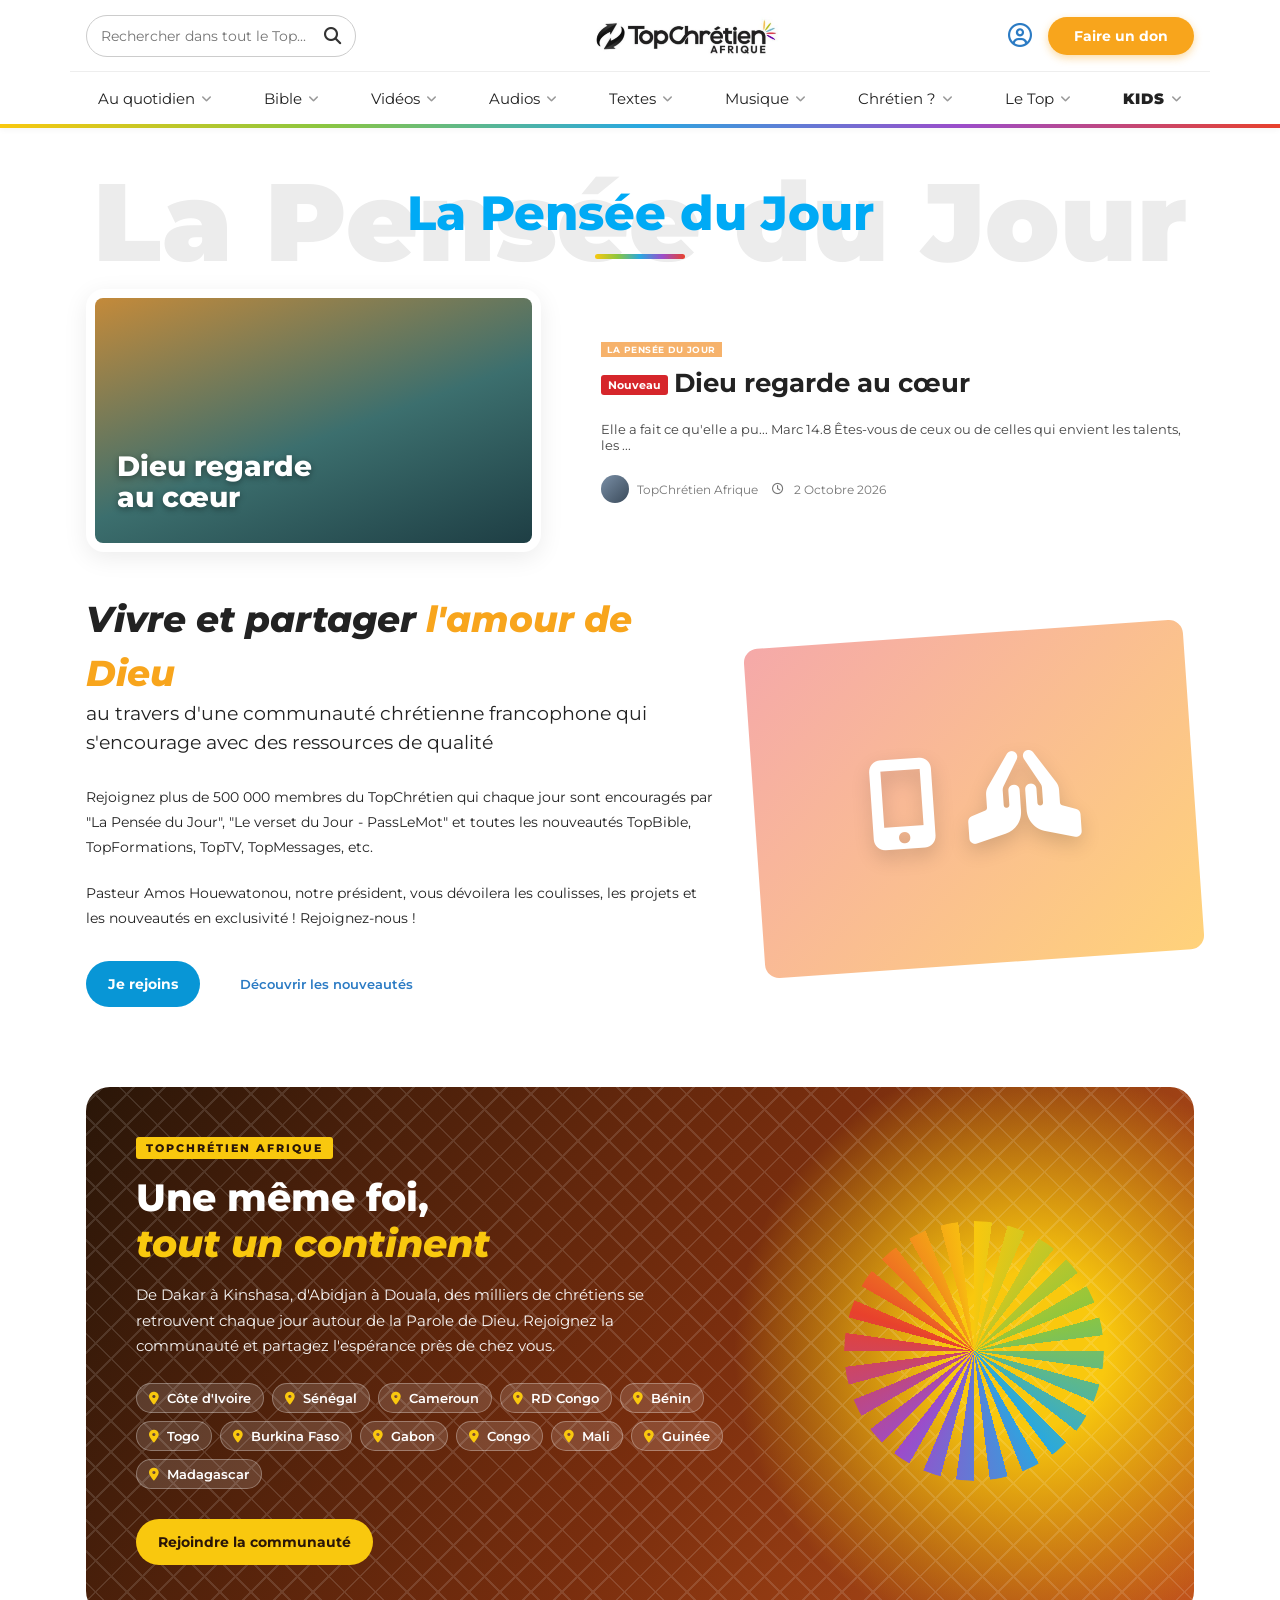
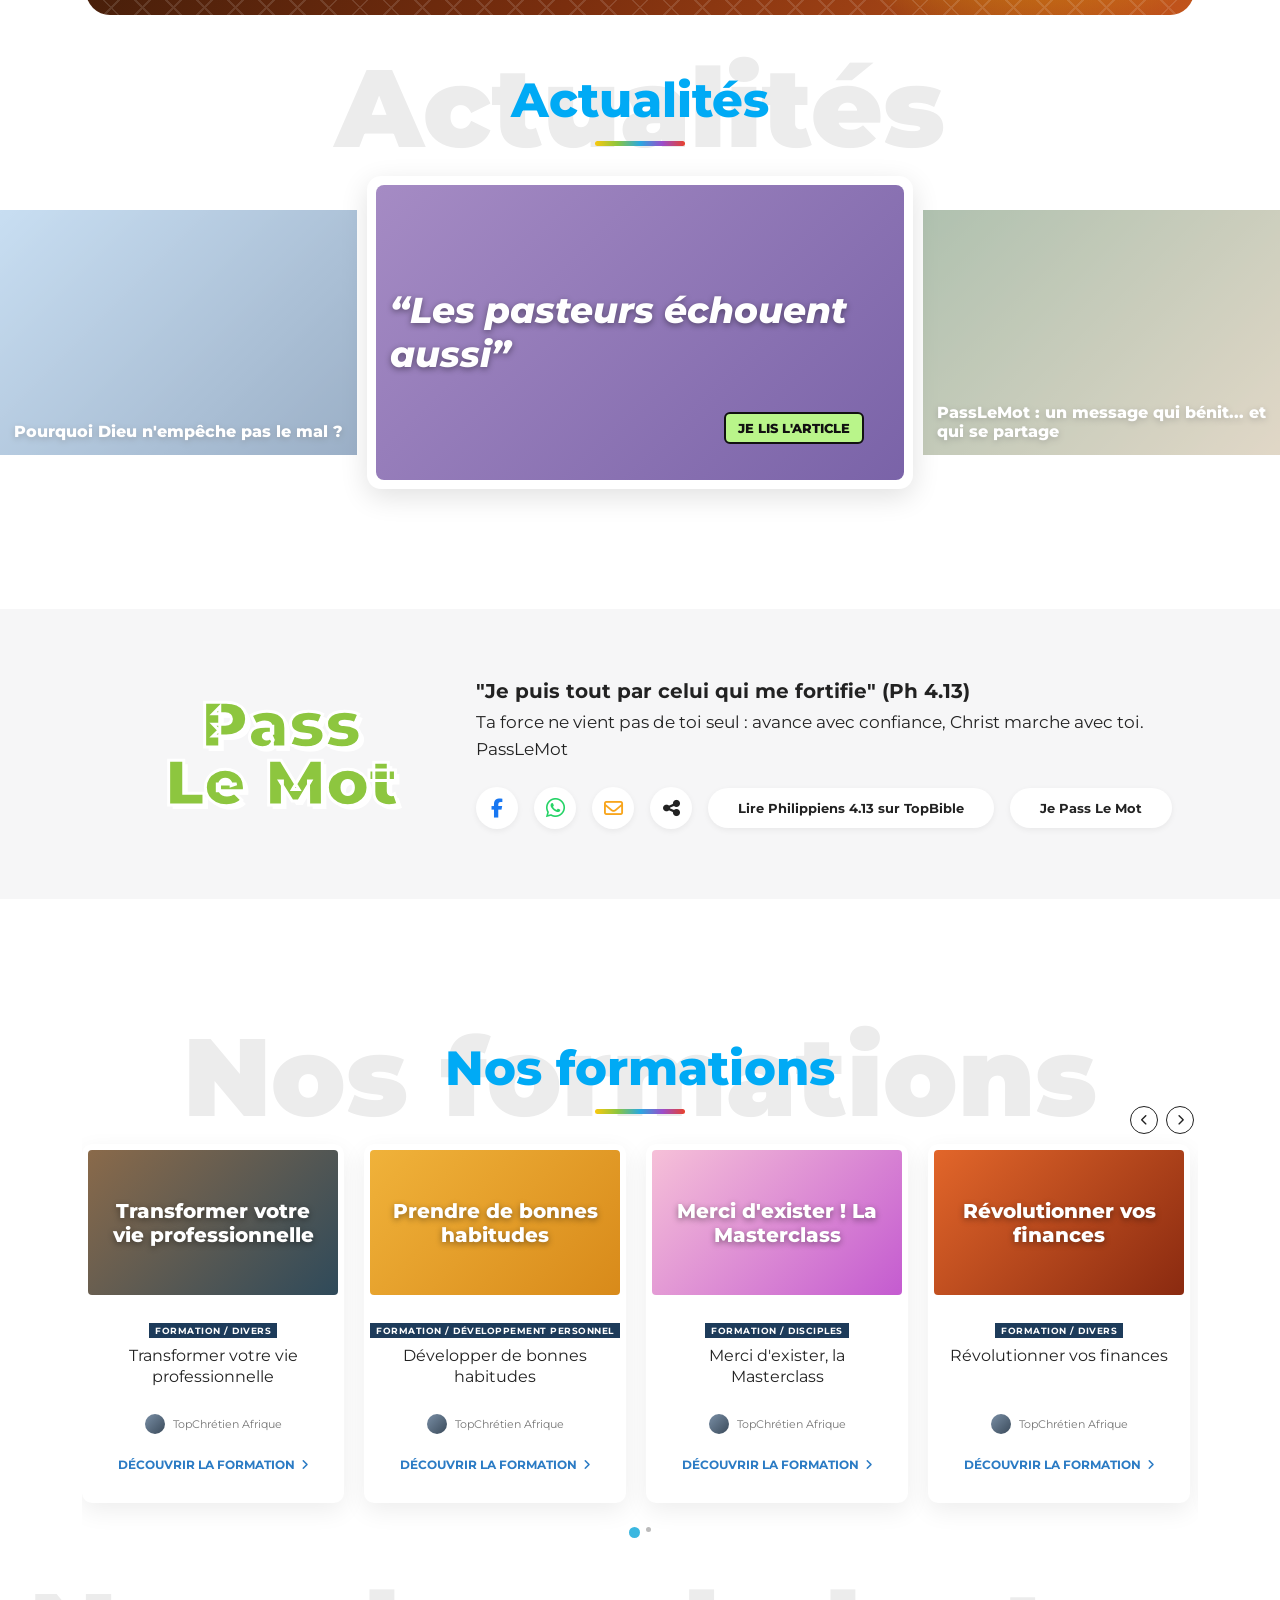
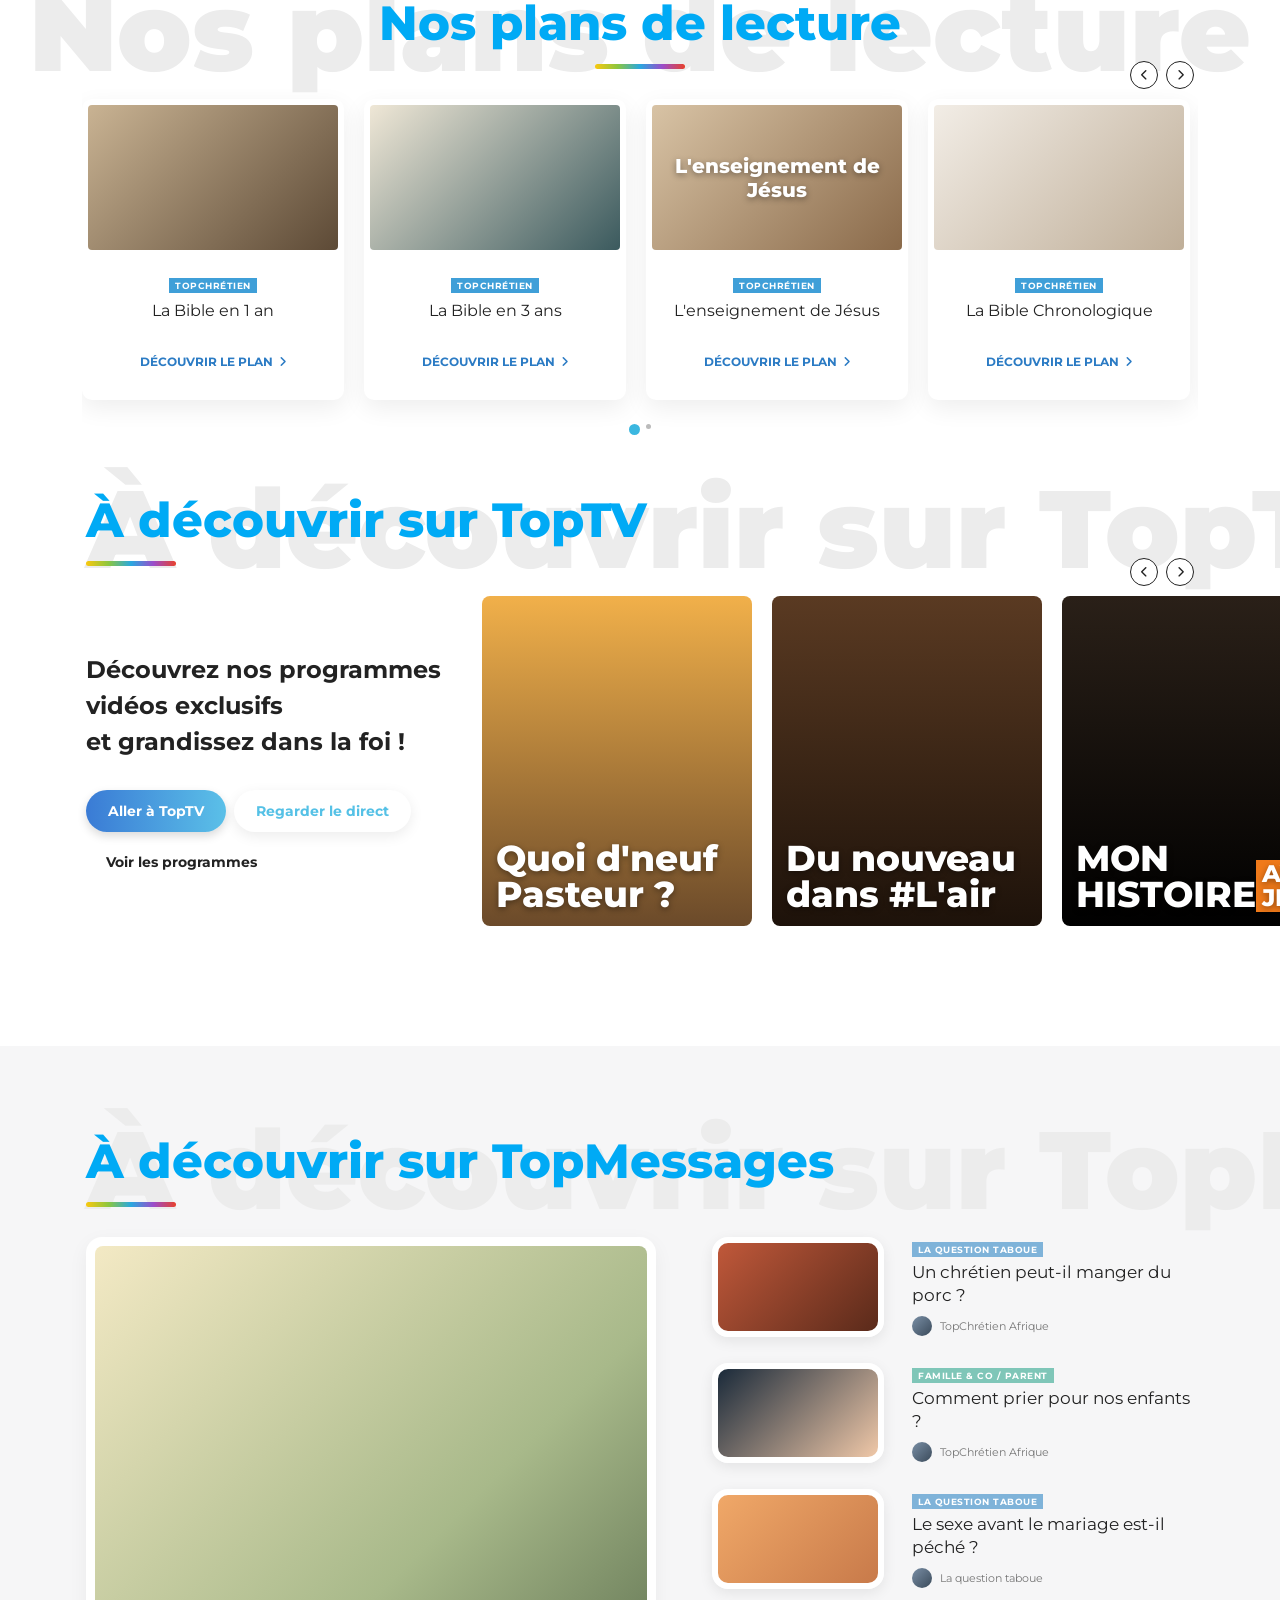
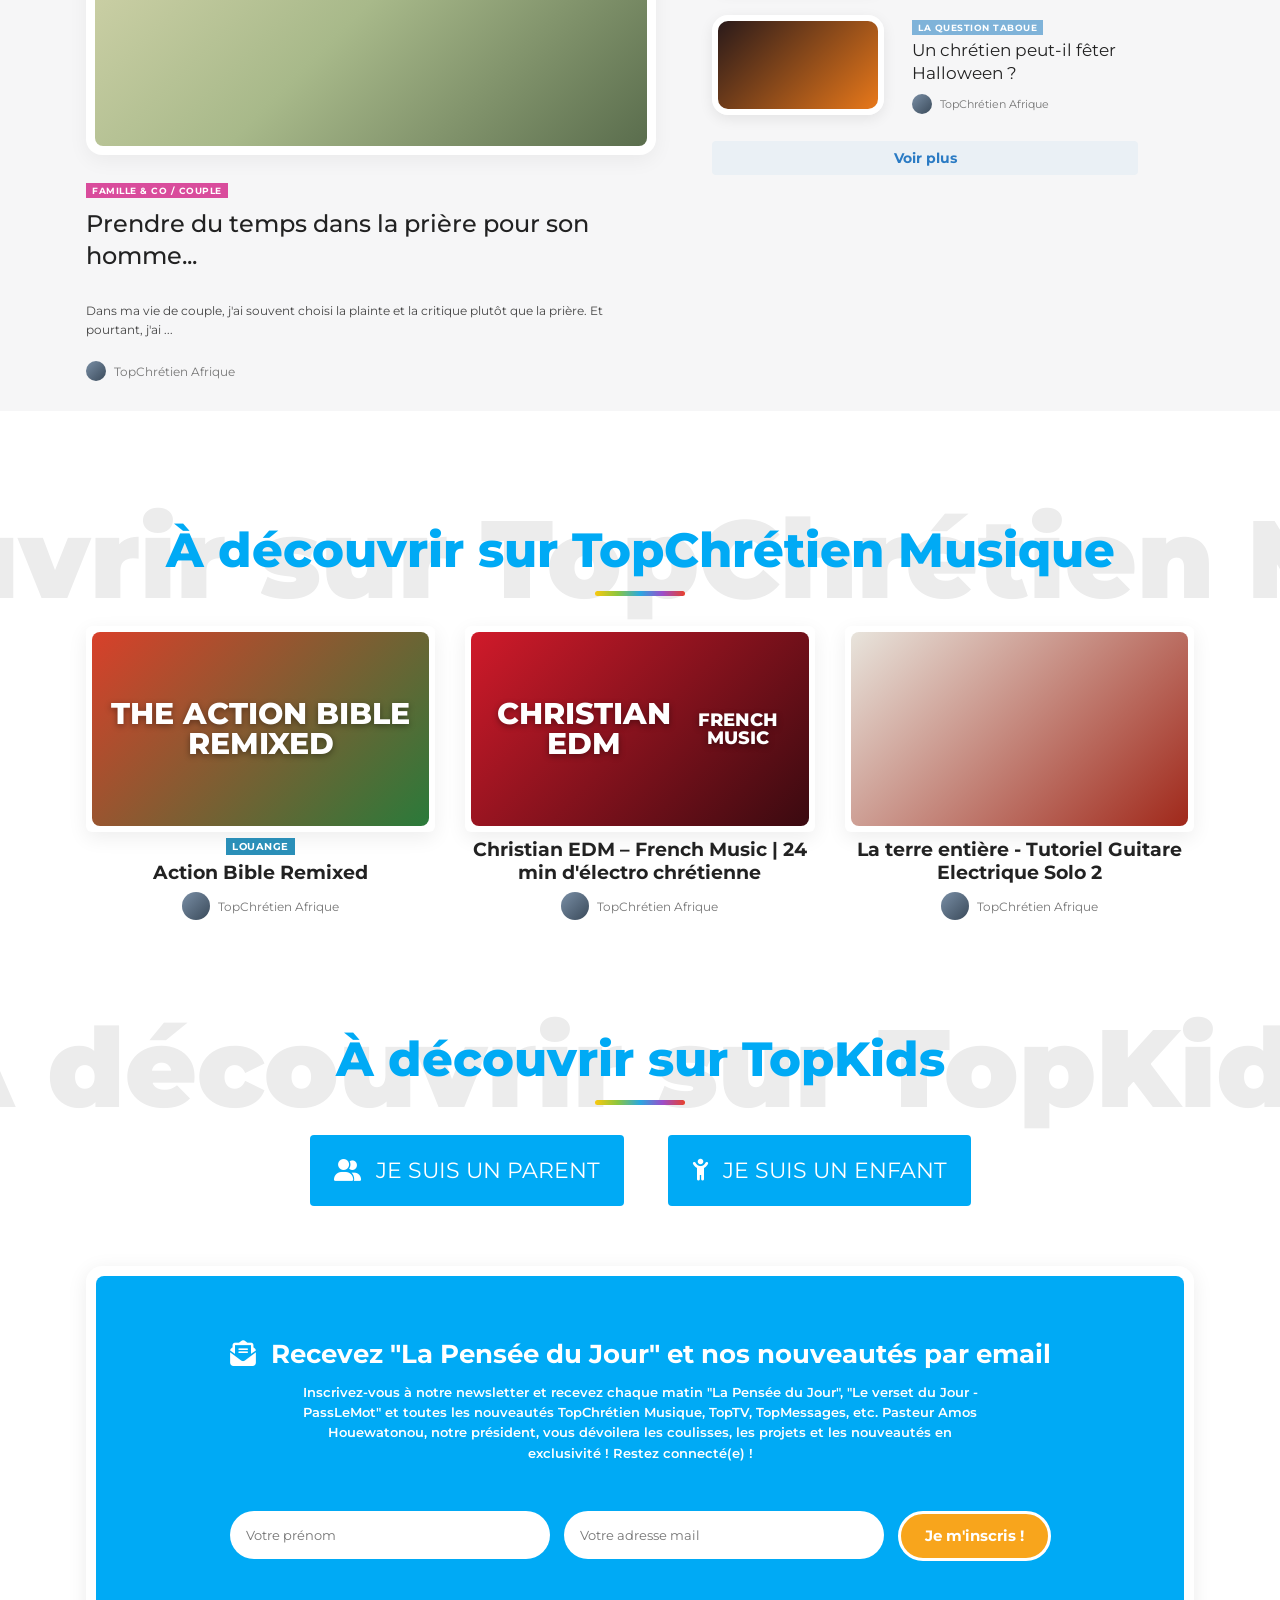
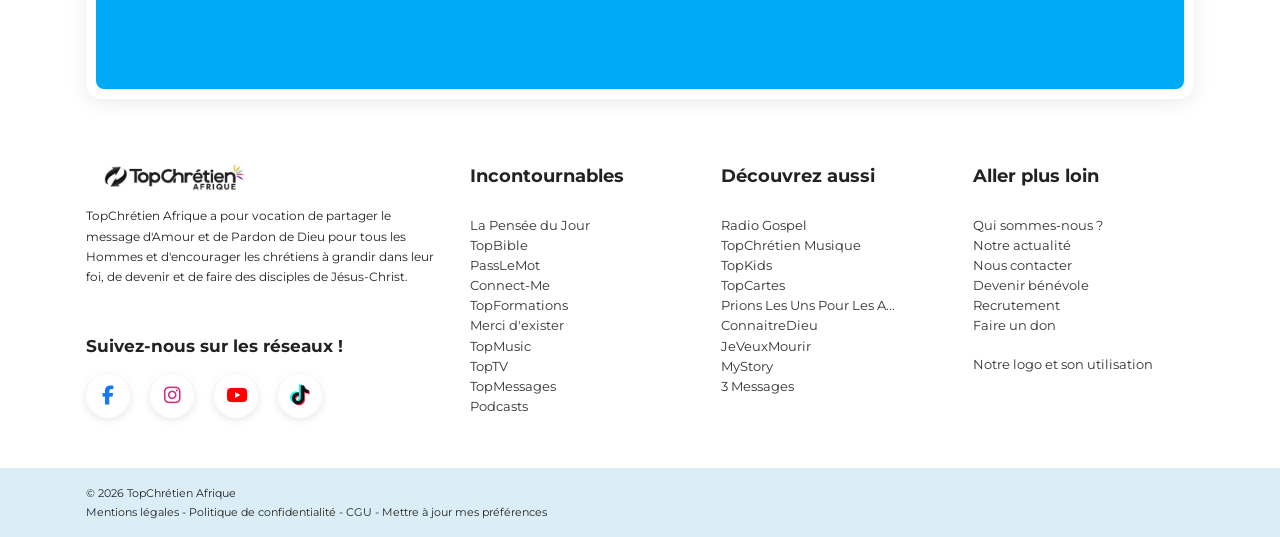
<file: index.html>
<!doctype html>
<html lang="fr">
<head>
<meta charset="utf-8">
<meta name="viewport" content="width=device-width, initial-scale=1">
<title>TopChrétien Afrique – Accueil</title>
<link rel="preconnect" href="https://fonts.googleapis.com">
<link href="https://fonts.googleapis.com/css2?family=Montserrat:ital,wght@0,400;0,500;0,600;0,700;0,800;0,900;1,800&display=swap" rel="stylesheet">
<link rel="stylesheet" href="https://cdnjs.cloudflare.com/ajax/libs/font-awesome/6.5.2/css/all.min.css" crossorigin="anonymous" referrerpolicy="no-referrer">
<link rel="stylesheet" href="style.css">
</head>
<body>

<!-- ================= HEADER ================= -->
<header>
  <div class="container top-bar">
    <div class="search"><input type="search" placeholder="Rechercher dans tout le Top..." aria-label="Rechercher"><i class="fa-solid fa-magnifying-glass" aria-hidden="true"></i></div>
    <a href="index.html" class="logo"><img src="logo-topchretien-afrique.jpg" alt="TopChrétien Afrique"></a>
    <div class="right"><button class="user-btn" aria-label="Espace membre"><i class="fa-regular fa-circle-user" aria-hidden="true"></i></button><a href="le-top.html#s6" class="btn-don">Faire un don</a></div>
  </div>
  <nav>
    <ul>
      <li><a href="au-quotidien.html">Au quotidien</a></li><li><a href="bible.html">Bible</a></li><li><a href="videos.html">Vidéos</a></li><li><a href="audios.html">Audios</a></li><li><a href="textes.html">Textes</a></li>
      <li><a href="musique.html">Musique</a></li><li><a href="chretien.html">Chrétien ?</a></li><li><a href="le-top.html">Le Top</a></li><li class="kids"><a href="kids.html">KIDS</a></li>
    </ul>
  </nav>
  <div class="rays" aria-hidden="true"></div>
</header>

<main>
<!-- ================= PENSÉE DU JOUR ================= -->
<div class="container">
  <div class="sec-title" id="pensee"><span class="ghost">La Pensée du Jour</span><h2>La Pensée du Jour</h2></div>
  <div class="pensee">
    <div class="card">
      <div class="ph">Dieu regarde<br>au cœur</div>
    </div>
    <div>
      <span class="tag">La pensée du jour</span>
      <h3><span class="badge-new">Nouveau</span>Dieu regarde au cœur</h3>
      <p>Elle a fait ce qu'elle a pu... Marc 14.8 Êtes-vous de ceux ou de celles qui envient les talents, les ...</p>
      <div class="author"><span class="avatar"></span>TopChrétien Afrique <i class="fa-regular fa-clock" aria-hidden="true"></i> 2 Octobre 2026</div>
    </div>
  </div>

  <!-- ================= VIVRE ET PARTAGER ================= -->
  <div class="amour">
    <div>
      <h2>Vivre et partager <em>l'amour de Dieu</em></h2>
      <div class="lead">au travers d'une communauté chrétienne francophone qui s'encourage avec des ressources de qualité</div>
      <p>Rejoignez plus de 500 000 membres du TopChrétien qui chaque jour sont encouragés par "La Pensée du Jour", "Le verset du Jour - PassLeMot" et toutes les nouveautés TopBible, TopFormations, TopTV, TopMessages, etc.</p>
      <p>Pasteur Amos Houewatonou, notre président, vous dévoilera les coulisses, les projets et les nouveautés en exclusivité ! Rejoignez-nous !</p>
      <div class="actions"><a href="#newsletter" class="btn-blue">Je rejoins</a><a href="textes.html" class="link-blue">Découvrir les nouveautés</a></div>
    </div>
    <div class="illu"><i class="fa-solid fa-mobile-screen-button" aria-hidden="true"></i><i class="fa-solid fa-hands-praying" aria-hidden="true"></i></div>
  </div>


  <!-- ================= AFRIQUE ================= -->
  <section class="afrique" id="afrique">
    <div class="afrique-txt">
      <span class="afrique-kicker">TopChrétien Afrique</span>
      <h2>Une même foi,<br><em>tout un continent</em></h2>
      <p>De Dakar à Kinshasa, d'Abidjan à Douala, des milliers de chrétiens se retrouvent chaque jour autour de la Parole de Dieu. Rejoignez la communauté et partagez l'espérance près de chez vous.</p>
      <div class="pays">
        <span><i class="fa-solid fa-location-dot" aria-hidden="true"></i> Côte d'Ivoire</span><span><i class="fa-solid fa-location-dot" aria-hidden="true"></i> Sénégal</span><span><i class="fa-solid fa-location-dot" aria-hidden="true"></i> Cameroun</span><span><i class="fa-solid fa-location-dot" aria-hidden="true"></i> RD Congo</span>
        <span><i class="fa-solid fa-location-dot" aria-hidden="true"></i> Bénin</span><span><i class="fa-solid fa-location-dot" aria-hidden="true"></i> Togo</span><span><i class="fa-solid fa-location-dot" aria-hidden="true"></i> Burkina Faso</span><span><i class="fa-solid fa-location-dot" aria-hidden="true"></i> Gabon</span>
        <span><i class="fa-solid fa-location-dot" aria-hidden="true"></i> Congo</span><span><i class="fa-solid fa-location-dot" aria-hidden="true"></i> Mali</span><span><i class="fa-solid fa-location-dot" aria-hidden="true"></i> Guinée</span><span><i class="fa-solid fa-location-dot" aria-hidden="true"></i> Madagascar</span>
      </div>
      <a href="le-top.html" class="btn-blue">Rejoindre la communauté</a>
    </div>
    <div class="afrique-sun" aria-hidden="true"><span><i class="fa-solid fa-cross" aria-hidden="true"></i></span></div>
  </section>

  <!-- ================= ACTUALITÉS ================= -->
  <div class="sec-title" id="actualites"><span class="ghost">Actualités</span><h2>Actualités</h2></div>
</div>
<div class="actus">
  <div class="ph side" style="background:linear-gradient(135deg,#9cc4e8,#4a6f99)">Pourquoi Dieu n'empêche pas le mal ?</div>
  <div class="main"><div class="ph">“Les pasteurs échouent aussi”<span class="chip">JE LIS L'ARTICLE</span></div></div>
  <div class="ph side" style="background:linear-gradient(135deg,#6f8f6f,#c9b89a)">PassLeMot : un message qui bénit... et qui se partage</div>
</div>

<!-- ================= PASS LE MOT ================= -->
<section class="passlemot">
  <div class="container">
    <div class="plm-logo">Pass<br>Le Mot</div>
    <div>
      <h3>"Elle a fait ce qu'elle a pu" (Mc 14.8)</h3>
      <p>Tu n'as pas besoin de faire plus que les autres. Donne simplement à Dieu le meilleur de toi-meme. PassLeMot</p>
      <div class="share">
        <span class="ic"><i class="fa-brands fa-facebook-f" aria-hidden="true"></i></span><span class="ic"><i class="fa-brands fa-whatsapp" aria-hidden="true"></i></span><span class="ic"><i class="fa-regular fa-envelope" aria-hidden="true"></i></span><span class="ic"><i class="fa-solid fa-share-nodes" aria-hidden="true"></i></span>
        <a href="#" class="pill">Lire Marc 14.8 sur TopBible</a><a href="#" class="pill">Je Pass Le Mot</a>
      </div>
    </div>
  </div>
</section>

<div class="container">
  <!-- ================= FORMATIONS ================= -->
  <div class="sec-title" id="formations" style="margin-top:140px"><span class="ghost">Nos formations</span><h2>Nos formations</h2>
    <div class="slider-nav"><span><i class="fa-solid fa-chevron-left" aria-hidden="true"></i></span><span><i class="fa-solid fa-chevron-right" aria-hidden="true"></i></span></div></div>
  <div class="cards">
    <div class="c"><div class="ph" style="background:linear-gradient(135deg,#8a6a4a,#2f4a5a)">Transformer votre vie professionnelle</div>
      <span class="tag">Formation / Divers</span><h4>Transformer votre vie professionnelle</h4>
      <div class="who"><span class="avatar sm"></span>TopChrétien Afrique</div><a href="videos.html#s5" class="more">Découvrir la formation</a></div>
    <div class="c"><div class="ph" style="background:linear-gradient(135deg,#f0b23a,#d88a1a)">Prendre de bonnes habitudes</div>
      <span class="tag">Formation / Développement personnel</span><h4>Développer de bonnes habitudes</h4>
      <div class="who"><span class="avatar sm"></span>TopChrétien Afrique</div><a href="videos.html#s5" class="more">Découvrir la formation</a></div>
    <div class="c"><div class="ph" style="background:linear-gradient(135deg,#f6c0d8,#c45bd0)">Merci d'exister ! La Masterclass</div>
      <span class="tag">Formation / Disciples</span><h4>Merci d'exister, la Masterclass</h4>
      <div class="who"><span class="avatar sm"></span>TopChrétien Afrique</div><a href="videos.html#s5" class="more">Découvrir la formation</a></div>
    <div class="c"><div class="ph" style="background:linear-gradient(135deg,#e2662a,#8a2a10)">Révolutionner vos finances</div>
      <span class="tag">Formation / Divers</span><h4>Révolutionner vos finances</h4>
      <div class="who"><span class="avatar sm"></span>TopChrétien Afrique</div><a href="videos.html#s5" class="more">Découvrir la formation</a></div>
  </div>
  <div class="dots"><i></i><i></i><i></i></div>

  <!-- ================= PLANS DE LECTURE ================= -->
  <div class="sec-title" id="plans"><span class="ghost">Nos plans de lecture</span><h2>Nos plans de lecture</h2>
    <div class="slider-nav"><span><i class="fa-solid fa-chevron-left" aria-hidden="true"></i></span><span><i class="fa-solid fa-chevron-right" aria-hidden="true"></i></span></div></div>
  <div class="cards plans">
    <div class="c"><div class="ph" style="background:linear-gradient(135deg,#c9b393,#5d4a36)"></div>
      <span class="tag">TopChrétien</span><h4>La Bible en 1 an</h4><a href="bible.html#s6" class="more">Découvrir le plan</a></div>
    <div class="c"><div class="ph" style="background:linear-gradient(135deg,#efe7d6,#3b5a5e)"></div>
      <span class="tag">TopChrétien</span><h4>La Bible en 3 ans</h4><a href="bible.html#s6" class="more">Découvrir le plan</a></div>
    <div class="c"><div class="ph" style="background:linear-gradient(135deg,#d8c3a5,#8a6a4a)">L'enseignement de Jésus</div>
      <span class="tag">TopChrétien</span><h4>L'enseignement de Jésus</h4><a href="bible.html#s6" class="more">Découvrir le plan</a></div>
    <div class="c"><div class="ph" style="background:linear-gradient(135deg,#f2ede6,#bfae98)"></div>
      <span class="tag">TopChrétien</span><h4>La Bible Chronologique</h4><a href="bible.html#s6" class="more">Découvrir le plan</a></div>
  </div>
  <div class="dots"><i></i><i></i><i></i></div>

  <!-- ================= TOPTV ================= -->
  <div class="sec-title left" id="toptv"><span class="ghost">À découvrir sur TopTV</span><h2>À découvrir sur TopTV</h2>
    <div class="slider-nav"><span><i class="fa-solid fa-chevron-left" aria-hidden="true"></i></span><span><i class="fa-solid fa-chevron-right" aria-hidden="true"></i></span></div></div>
  <div class="toptv">
    <div>
      <h3>Découvrez nos programmes vidéos exclusifs<br>et grandissez dans la foi !</h3>
      <div class="btns"><a href="videos.html#s1" class="btn-grad">Aller à TopTV</a><a href="videos.html#s6" class="btn-white">Regarder le direct</a></div>
      <a href="videos.html" class="voir">Voir les programmes</a>
    </div>
    <div class="tv-row">
      <div class="ph" style="background:linear-gradient(180deg,#f1b04a,#6b4a2a)">Quoi d'neuf Pasteur ?</div>
      <div class="ph" style="background:linear-gradient(180deg,#5a3a22,#1d120a)">Du nouveau dans #L'air</div>
      <div class="ph" style="background:linear-gradient(180deg,#2a2018,#000)">MON HISTOIRE<br><span style="background:#f07a1a;font-size:24px;padding:2px 6px">AVEC JÉSUS</span></div>
    </div>
  </div>
</div>

<!-- ================= TOPMESSAGES ================= -->
<section class="topmsg">
  <div class="container">
    <div class="sec-title left" id="topmessages"><span class="ghost">À découvrir sur TopMessages</span><h2>À découvrir sur TopMessages</h2></div>
    <div class="msg-grid">
      <div class="msg-main">
        <div class="frame"><div class="ph"></div></div>
        <span class="tag">Famille &amp; Co / Couple</span>
        <h3>Prendre du temps dans la prière pour son homme...</h3>
        <p>Dans ma vie de couple, j'ai souvent choisi la plainte et la critique plutôt que la prière. Et pourtant, j'ai ...</p>
        <div class="author"><span class="avatar sm"></span>TopChrétien Afrique</div>
      </div>
      <div class="msg-list">
        <div class="msg-item"><div class="ph" style="background:linear-gradient(135deg,#c0583a,#5a2a1a)"></div>
          <div><span class="tag">La question taboue</span><h4>Un chrétien peut-il manger du porc ?</h4><div class="author"><span class="avatar sm"></span>TopChrétien Afrique</div></div></div>
        <div class="msg-item"><div class="ph" style="background:linear-gradient(135deg,#1a2a3a,#f0c8a8)"></div>
          <div><span class="tag fam">Famille &amp; Co / Parent</span><h4>Comment prier pour nos enfants ?</h4><div class="author"><span class="avatar sm"></span>TopChrétien Afrique</div></div></div>
        <div class="msg-item"><div class="ph" style="background:linear-gradient(135deg,#f0a868,#c87a4a)"></div>
          <div><span class="tag">La question taboue</span><h4>Le sexe avant le mariage est-il péché ?</h4><div class="author"><span class="avatar sm"></span>La question taboue</div></div></div>
        <div class="msg-item"><div class="ph" style="background:linear-gradient(135deg,#2a1a1a,#e8781a)"></div>
          <div><span class="tag">La question taboue</span><h4>Un chrétien peut-il fêter Halloween ?</h4><div class="author"><span class="avatar sm"></span>TopChrétien Afrique</div></div></div>
        <a href="textes.html#s1" class="voir-plus">Voir plus</a>
      </div>
    </div>
  </div>
</section>

<div class="container">
  <!-- ================= MUSIQUE ================= -->
  <div class="sec-title" id="musique" style="margin-top:110px"><span class="ghost">À découvrir sur TopChrétien Musique</span><h2>À découvrir sur TopChrétien Musique</h2></div>
  <div class="music">
    <div><div class="frame"><div class="ph" style="background:linear-gradient(135deg,#d8402a,#2a7a3a)">THE ACTION BIBLE REMIXED</div></div>
      <span class="tag">Louange</span><h4>Action Bible Remixed</h4><div class="who"><span class="avatar"></span>TopChrétien Afrique</div></div>
    <div><div class="frame"><div class="ph" style="background:linear-gradient(135deg,#d01a2a,#3a0a10)">CHRISTIAN EDM<br><small style="font-size:18px">FRENCH MUSIC</small></div></div>
      <h4>Christian EDM – French Music | 24 min d'électro chrétienne</h4><div class="who"><span class="avatar"></span>TopChrétien Afrique</div></div>
    <div><div class="frame"><div class="ph" style="background:linear-gradient(135deg,#e8e4dc,#a0281a)"></div></div>
      <h4>La terre entière - Tutoriel Guitare Electrique Solo 2</h4><div class="who"><span class="avatar"></span>TopChrétien Afrique</div></div>
  </div>

  <!-- ================= TOPKIDS ================= -->
  <div class="sec-title" id="topkids" style="margin-top:110px"><span class="ghost">À découvrir sur TopKids</span><h2>À découvrir sur TopKids</h2></div>
  <div class="kids-btns"><a href="kids.html#s1"><i class="fa-solid fa-user-group" aria-hidden="true"></i> JE SUIS UN PARENT</a><a href="kids.html#s2"><i class="fa-solid fa-child-reaching" aria-hidden="true"></i> JE SUIS UN ENFANT</a></div>

  <!-- ================= NEWSLETTER ================= -->
  <div class="news" id="newsletter"><div class="news-in">
    <h3><i class="fa-solid fa-envelope-open-text" aria-hidden="true"></i> Recevez "La Pensée du Jour" et nos nouveautés par email</h3>
    <p>Inscrivez-vous à notre newsletter et recevez chaque matin "La Pensée du Jour", "Le verset du Jour - PassLeMot" et toutes les nouveautés TopChrétien Musique, TopTV, TopMessages, etc. Pasteur Amos Houewatonou, notre président, vous dévoilera les coulisses, les projets et les nouveautés en exclusivité ! Restez connecté(e) !</p>
    <form class="news-form" novalidate><input name="prenom" placeholder="Votre prénom" autocomplete="given-name"><input name="email" type="email" placeholder="Votre adresse mail" autocomplete="email"><button type="submit">Je m'inscris !</button></form>
    <p class="news-msg" role="status"></p>
  </div></div>
</div>
</main>

<!-- ================= FOOTER ================= -->
<footer>
  <div class="container foot">
    <div>
      <div class="about"><img class="foot-logo" src="logo-topchretien-afrique.jpg" alt="TopChrétien Afrique"><p>TopChrétien Afrique a pour vocation de partager le message d'Amour et de Pardon de Dieu pour tous les Hommes et d'encourager les chrétiens à grandir dans leur foi, de devenir et de faire des disciples de Jésus-Christ.</p></div>
      <div class="social"><h5>Suivez-nous sur les réseaux !</h5>
        <div class="ics"><a href="#" aria-label="Facebook" class="soc-facebook"><i class="fa-brands fa-facebook-f" aria-hidden="true"></i></a><a href="#" aria-label="Instagram" class="soc-instagram"><i class="fa-brands fa-instagram" aria-hidden="true"></i></a><a href="#" aria-label="YouTube" class="soc-youtube"><i class="fa-brands fa-youtube" aria-hidden="true"></i></a><a href="#" aria-label="TikTok" class="soc-tiktok"><i class="fa-brands fa-tiktok" aria-hidden="true"></i></a></div></div>
    </div>
    <div><h5>Incontournables</h5><ul>
      <li><a href="au-quotidien.html#s1">La Pensée du Jour</a></li><li><a href="bible.html#s1">TopBible</a></li><li><a href="au-quotidien.html#s2">PassLeMot</a></li><li><a href="au-quotidien.html#s3">Connect-Me</a></li><li><a href="videos.html#s5">TopFormations</a></li><li><a href="videos.html#s5">Merci d'exister</a></li><li><a href="musique.html">TopMusic</a></li><li><a href="videos.html#s1">TopTV</a></li><li><a href="textes.html#s1">TopMessages</a></li><li><a href="audios.html#s2">Podcasts</a></li></ul></div>
    <div><h5>Découvrez aussi</h5><ul>
      <li><a href="audios.html#s1">Radio Gospel</a></li><li><a href="musique.html#s1">TopChrétien Musique</a></li><li><a href="kids.html">TopKids</a></li><li><a href="au-quotidien.html#s5">TopCartes</a></li><li><a href="au-quotidien.html#s4">Prions Les Uns Pour Les A...</a></li><li><a href="chretien.html#s1">ConnaitreDieu</a></li><li><a href="chretien.html#s4">JeVeuxMourir</a></li><li><a href="chretien.html#s3">MyStory</a></li><li><a href="chretien.html#s2">3 Messages</a></li></ul></div>
    <div><h5>Aller plus loin</h5><ul>
      <li><a href="le-top.html#s1">Qui sommes-nous ?</a></li><li><a href="le-top.html#s2">Notre actualité</a></li><li><a href="le-top.html#s3">Nous contacter</a></li><li><a href="le-top.html#s4">Devenir bénévole</a></li><li><a href="le-top.html#s5">Recrutement</a></li><li><a href="le-top.html#s6">Faire un don</a></li><li class="sep"><a href="le-top.html#s1">Notre logo et son utilisation</a></li></ul></div>
  </div>
  <div class="bottom"><div class="container">
    <div>© <span data-year>2026</span> TopChrétien Afrique<br>Mentions légales - Politique de confidentialité - CGU - Mettre à jour mes préférences</div>
  </div></div>
</footer>
<script src="script.js" defer></script>
</body>
</html>
</file>
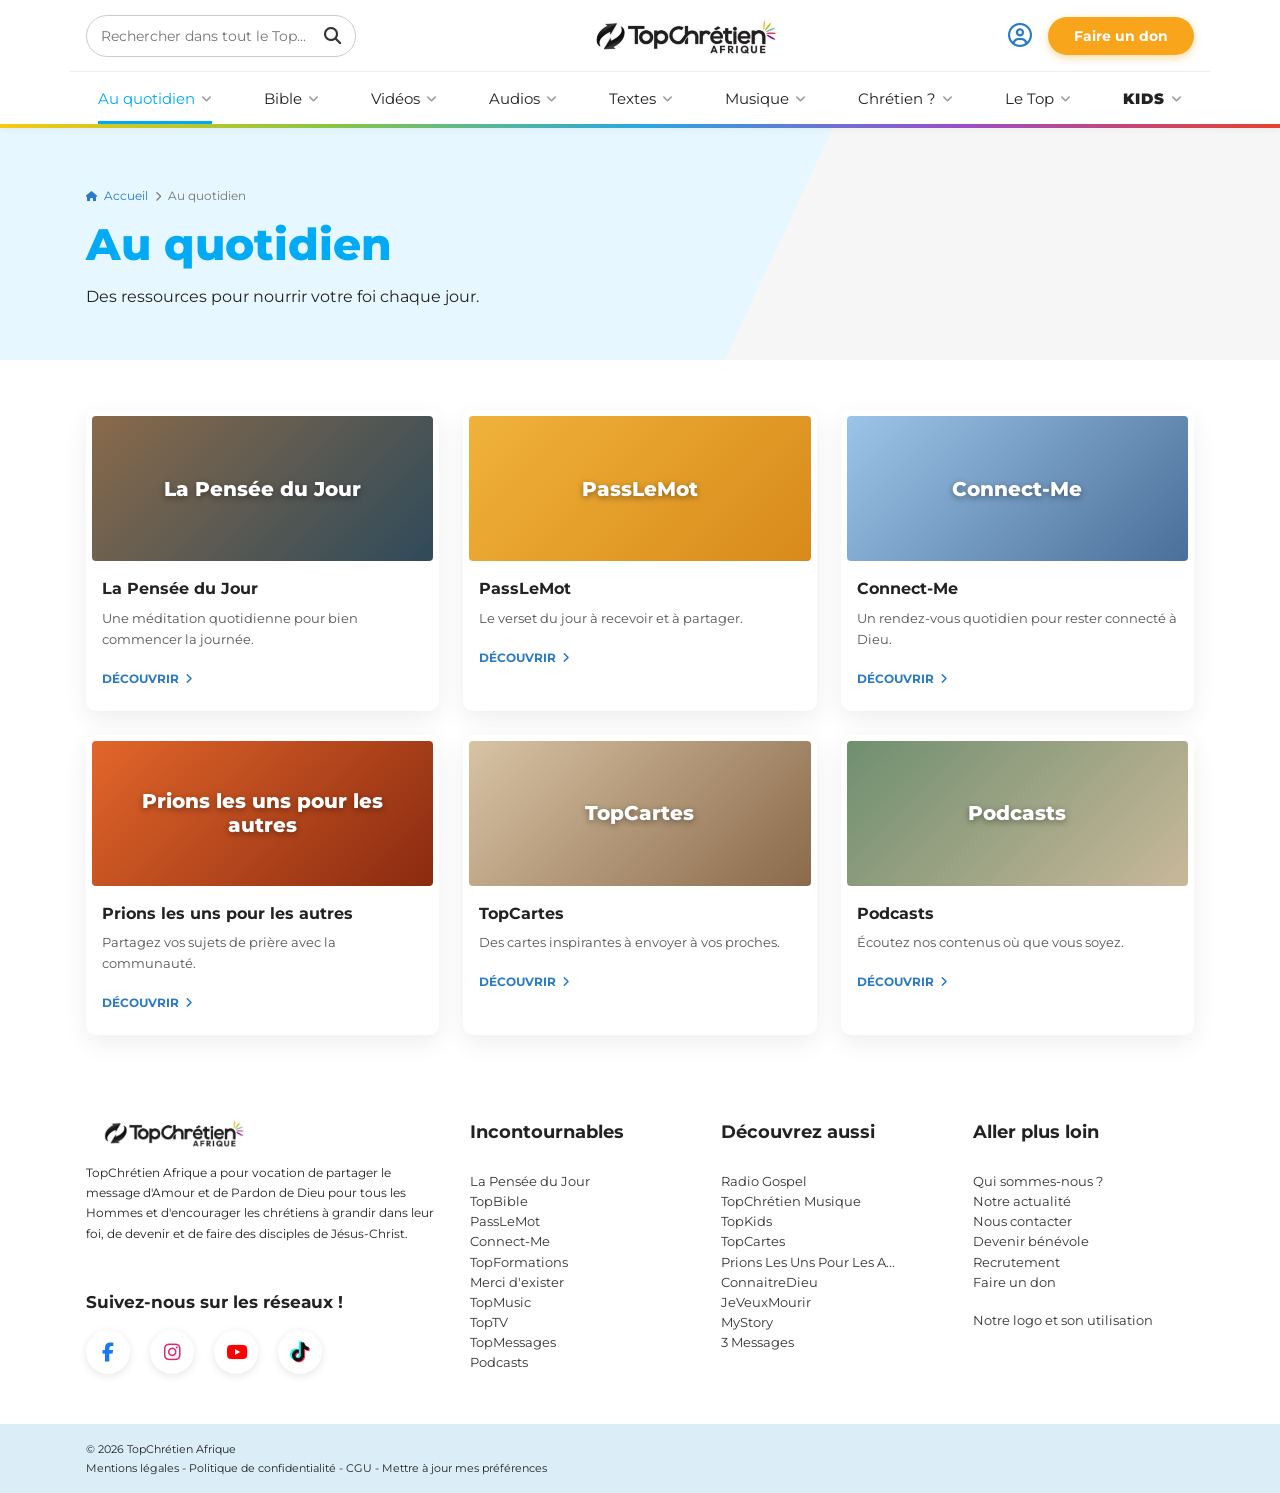
<file: au-quotidien.html>
<!doctype html>
<html lang="fr">
<head>
<meta charset="utf-8">
<meta name="viewport" content="width=device-width, initial-scale=1">
<title>Au quotidien – TopChrétien Afrique</title>
<link rel="preconnect" href="https://fonts.googleapis.com">
<link href="https://fonts.googleapis.com/css2?family=Montserrat:ital,wght@0,400;0,500;0,600;0,700;0,800;0,900;1,800&display=swap" rel="stylesheet">
<link rel="stylesheet" href="https://cdnjs.cloudflare.com/ajax/libs/font-awesome/6.5.2/css/all.min.css" crossorigin="anonymous" referrerpolicy="no-referrer">
<link rel="stylesheet" href="style.css">
</head>
<body>

<header>
  <div class="container top-bar">
    <div class="search"><input type="search" placeholder="Rechercher dans tout le Top..." aria-label="Rechercher"><i class="fa-solid fa-magnifying-glass" aria-hidden="true"></i></div>
    <a href="index.html" class="logo"><img src="logo-topchretien-afrique.jpg" alt="TopChrétien Afrique"></a>
    <div class="right"><button class="user-btn" aria-label="Espace membre"><i class="fa-regular fa-circle-user" aria-hidden="true"></i></button><a href="le-top.html#s6" class="btn-don">Faire un don</a></div>
  </div>
  <nav>
    <ul>
      <li class="active"><a href="au-quotidien.html">Au quotidien</a></li><li><a href="bible.html">Bible</a></li><li><a href="videos.html">Vidéos</a></li><li><a href="audios.html">Audios</a></li><li><a href="textes.html">Textes</a></li>
      <li><a href="musique.html">Musique</a></li><li><a href="chretien.html">Chrétien ?</a></li><li><a href="le-top.html">Le Top</a></li><li class="kids"><a href="kids.html">KIDS</a></li>
    </ul>
  </nav>
  <div class="rays" aria-hidden="true"></div>
</header>

<main>
<section class="page-hero"><div class="container">
  <div class="crumb"><a href="index.html"><i class="fa-solid fa-house" aria-hidden="true"></i> Accueil</a> <i class="fa-solid fa-chevron-right" aria-hidden="true"></i> Au quotidien</div>
  <h1>Au quotidien</h1>
  <p>Des ressources pour nourrir votre foi chaque jour.</p>
</div></section>
<div class="container">
  <div class="sub-grid">
    <div class="c" id="s1"><div class="ph" style="background:linear-gradient(135deg,#8a6a4a,#2f4a5a)">La Pensée du Jour</div><h4>La Pensée du Jour</h4><p>Une méditation quotidienne pour bien commencer la journée.</p><a href="#" class="more">Découvrir</a></div>
    <div class="c" id="s2"><div class="ph" style="background:linear-gradient(135deg,#f0b23a,#d88a1a)">PassLeMot</div><h4>PassLeMot</h4><p>Le verset du jour à recevoir et à partager.</p><a href="#" class="more">Découvrir</a></div>
    <div class="c" id="s3"><div class="ph" style="background:linear-gradient(135deg,#9cc4e8,#4a6f99)">Connect-Me</div><h4>Connect-Me</h4><p>Un rendez-vous quotidien pour rester connecté à Dieu.</p><a href="#" class="more">Découvrir</a></div>
    <div class="c" id="s4"><div class="ph" style="background:linear-gradient(135deg,#e2662a,#8a2a10)">Prions les uns pour les autres</div><h4>Prions les uns pour les autres</h4><p>Partagez vos sujets de prière avec la communauté.</p><a href="#" class="more">Découvrir</a></div>
    <div class="c" id="s5"><div class="ph" style="background:linear-gradient(135deg,#d8c3a5,#8a6a4a)">TopCartes</div><h4>TopCartes</h4><p>Des cartes inspirantes à envoyer à vos proches.</p><a href="#" class="more">Découvrir</a></div>
    <div class="c" id="s6"><div class="ph" style="background:linear-gradient(135deg,#6f8f6f,#c9b89a)">Podcasts</div><h4>Podcasts</h4><p>Écoutez nos contenus où que vous soyez.</p><a href="#" class="more">Découvrir</a></div>
  </div>
</div>
</main>

<footer>
  <div class="container foot">
    <div>
      <div class="about"><img class="foot-logo" src="logo-topchretien-afrique.jpg" alt="TopChrétien Afrique"><p>TopChrétien Afrique a pour vocation de partager le message d'Amour et de Pardon de Dieu pour tous les Hommes et d'encourager les chrétiens à grandir dans leur foi, de devenir et de faire des disciples de Jésus-Christ.</p></div>
      <div class="social"><h5>Suivez-nous sur les réseaux !</h5>
        <div class="ics"><a href="#" aria-label="Facebook" class="soc-facebook"><i class="fa-brands fa-facebook-f" aria-hidden="true"></i></a><a href="#" aria-label="Instagram" class="soc-instagram"><i class="fa-brands fa-instagram" aria-hidden="true"></i></a><a href="#" aria-label="YouTube" class="soc-youtube"><i class="fa-brands fa-youtube" aria-hidden="true"></i></a><a href="#" aria-label="TikTok" class="soc-tiktok"><i class="fa-brands fa-tiktok" aria-hidden="true"></i></a></div></div>
    </div>
    <div><h5>Incontournables</h5><ul>
      <li><a href="au-quotidien.html#s1">La Pensée du Jour</a></li><li><a href="bible.html#s1">TopBible</a></li><li><a href="au-quotidien.html#s2">PassLeMot</a></li><li><a href="au-quotidien.html#s3">Connect-Me</a></li><li><a href="videos.html#s5">TopFormations</a></li><li><a href="videos.html#s5">Merci d'exister</a></li><li><a href="musique.html">TopMusic</a></li><li><a href="videos.html#s1">TopTV</a></li><li><a href="textes.html#s1">TopMessages</a></li><li><a href="audios.html#s2">Podcasts</a></li></ul></div>
    <div><h5>Découvrez aussi</h5><ul>
      <li><a href="audios.html#s1">Radio Gospel</a></li><li><a href="musique.html#s1">TopChrétien Musique</a></li><li><a href="kids.html">TopKids</a></li><li><a href="au-quotidien.html#s5">TopCartes</a></li><li><a href="au-quotidien.html#s4">Prions Les Uns Pour Les A...</a></li><li><a href="chretien.html#s1">ConnaitreDieu</a></li><li><a href="chretien.html#s4">JeVeuxMourir</a></li><li><a href="chretien.html#s3">MyStory</a></li><li><a href="chretien.html#s2">3 Messages</a></li></ul></div>
    <div><h5>Aller plus loin</h5><ul>
      <li><a href="le-top.html#s1">Qui sommes-nous ?</a></li><li><a href="le-top.html#s2">Notre actualité</a></li><li><a href="le-top.html#s3">Nous contacter</a></li><li><a href="le-top.html#s4">Devenir bénévole</a></li><li><a href="le-top.html#s5">Recrutement</a></li><li><a href="le-top.html#s6">Faire un don</a></li><li class="sep"><a href="le-top.html#s1">Notre logo et son utilisation</a></li></ul></div>
  </div>
  <div class="bottom"><div class="container">
    <div>© <span data-year>2026</span> TopChrétien Afrique<br>Mentions légales - Politique de confidentialité - CGU - Mettre à jour mes préférences</div>
  </div></div>
</footer>
<script src="script.js" defer></script>
</body>
</html>
</file>
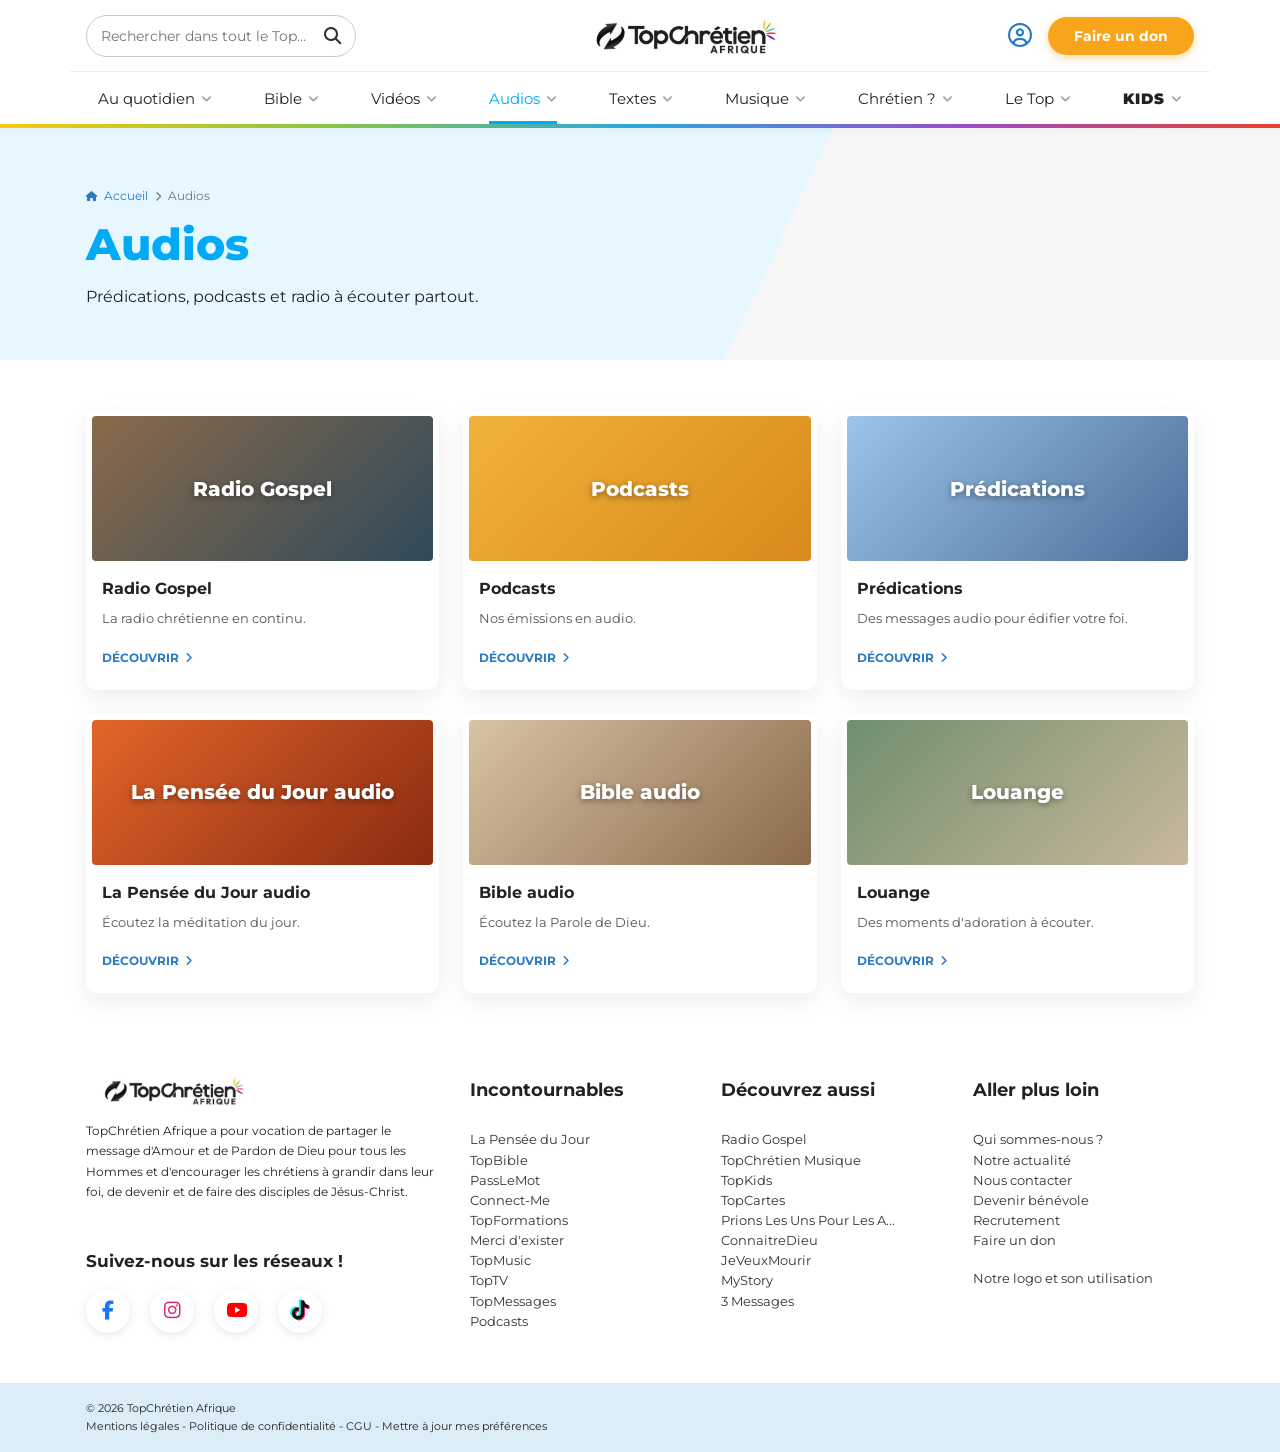
<file: audios.html>
<!doctype html>
<html lang="fr">
<head>
<meta charset="utf-8">
<meta name="viewport" content="width=device-width, initial-scale=1">
<title>Audios – TopChrétien Afrique</title>
<link rel="preconnect" href="https://fonts.googleapis.com">
<link href="https://fonts.googleapis.com/css2?family=Montserrat:ital,wght@0,400;0,500;0,600;0,700;0,800;0,900;1,800&display=swap" rel="stylesheet">
<link rel="stylesheet" href="https://cdnjs.cloudflare.com/ajax/libs/font-awesome/6.5.2/css/all.min.css" crossorigin="anonymous" referrerpolicy="no-referrer">
<link rel="stylesheet" href="style.css">
</head>
<body>

<header>
  <div class="container top-bar">
    <div class="search"><input type="search" placeholder="Rechercher dans tout le Top..." aria-label="Rechercher"><i class="fa-solid fa-magnifying-glass" aria-hidden="true"></i></div>
    <a href="index.html" class="logo"><img src="logo-topchretien-afrique.jpg" alt="TopChrétien Afrique"></a>
    <div class="right"><button class="user-btn" aria-label="Espace membre"><i class="fa-regular fa-circle-user" aria-hidden="true"></i></button><a href="le-top.html#s6" class="btn-don">Faire un don</a></div>
  </div>
  <nav>
    <ul>
      <li><a href="au-quotidien.html">Au quotidien</a></li><li><a href="bible.html">Bible</a></li><li><a href="videos.html">Vidéos</a></li><li class="active"><a href="audios.html">Audios</a></li><li><a href="textes.html">Textes</a></li>
      <li><a href="musique.html">Musique</a></li><li><a href="chretien.html">Chrétien ?</a></li><li><a href="le-top.html">Le Top</a></li><li class="kids"><a href="kids.html">KIDS</a></li>
    </ul>
  </nav>
  <div class="rays" aria-hidden="true"></div>
</header>

<main>
<section class="page-hero"><div class="container">
  <div class="crumb"><a href="index.html"><i class="fa-solid fa-house" aria-hidden="true"></i> Accueil</a> <i class="fa-solid fa-chevron-right" aria-hidden="true"></i> Audios</div>
  <h1>Audios</h1>
  <p>Prédications, podcasts et radio à écouter partout.</p>
</div></section>
<div class="container">
  <div class="sub-grid">
    <div class="c" id="s1"><div class="ph" style="background:linear-gradient(135deg,#8a6a4a,#2f4a5a)">Radio Gospel</div><h4>Radio Gospel</h4><p>La radio chrétienne en continu.</p><a href="#" class="more">Découvrir</a></div>
    <div class="c" id="s2"><div class="ph" style="background:linear-gradient(135deg,#f0b23a,#d88a1a)">Podcasts</div><h4>Podcasts</h4><p>Nos émissions en audio.</p><a href="#" class="more">Découvrir</a></div>
    <div class="c" id="s3"><div class="ph" style="background:linear-gradient(135deg,#9cc4e8,#4a6f99)">Prédications</div><h4>Prédications</h4><p>Des messages audio pour édifier votre foi.</p><a href="#" class="more">Découvrir</a></div>
    <div class="c" id="s4"><div class="ph" style="background:linear-gradient(135deg,#e2662a,#8a2a10)">La Pensée du Jour audio</div><h4>La Pensée du Jour audio</h4><p>Écoutez la méditation du jour.</p><a href="#" class="more">Découvrir</a></div>
    <div class="c" id="s5"><div class="ph" style="background:linear-gradient(135deg,#d8c3a5,#8a6a4a)">Bible audio</div><h4>Bible audio</h4><p>Écoutez la Parole de Dieu.</p><a href="#" class="more">Découvrir</a></div>
    <div class="c" id="s6"><div class="ph" style="background:linear-gradient(135deg,#6f8f6f,#c9b89a)">Louange</div><h4>Louange</h4><p>Des moments d'adoration à écouter.</p><a href="#" class="more">Découvrir</a></div>
  </div>
</div>
</main>

<footer>
  <div class="container foot">
    <div>
      <div class="about"><img class="foot-logo" src="logo-topchretien-afrique.jpg" alt="TopChrétien Afrique"><p>TopChrétien Afrique a pour vocation de partager le message d'Amour et de Pardon de Dieu pour tous les Hommes et d'encourager les chrétiens à grandir dans leur foi, de devenir et de faire des disciples de Jésus-Christ.</p></div>
      <div class="social"><h5>Suivez-nous sur les réseaux !</h5>
        <div class="ics"><a href="#" aria-label="Facebook" class="soc-facebook"><i class="fa-brands fa-facebook-f" aria-hidden="true"></i></a><a href="#" aria-label="Instagram" class="soc-instagram"><i class="fa-brands fa-instagram" aria-hidden="true"></i></a><a href="#" aria-label="YouTube" class="soc-youtube"><i class="fa-brands fa-youtube" aria-hidden="true"></i></a><a href="#" aria-label="TikTok" class="soc-tiktok"><i class="fa-brands fa-tiktok" aria-hidden="true"></i></a></div></div>
    </div>
    <div><h5>Incontournables</h5><ul>
      <li><a href="au-quotidien.html#s1">La Pensée du Jour</a></li><li><a href="bible.html#s1">TopBible</a></li><li><a href="au-quotidien.html#s2">PassLeMot</a></li><li><a href="au-quotidien.html#s3">Connect-Me</a></li><li><a href="videos.html#s5">TopFormations</a></li><li><a href="videos.html#s5">Merci d'exister</a></li><li><a href="musique.html">TopMusic</a></li><li><a href="videos.html#s1">TopTV</a></li><li><a href="textes.html#s1">TopMessages</a></li><li><a href="audios.html#s2">Podcasts</a></li></ul></div>
    <div><h5>Découvrez aussi</h5><ul>
      <li><a href="audios.html#s1">Radio Gospel</a></li><li><a href="musique.html#s1">TopChrétien Musique</a></li><li><a href="kids.html">TopKids</a></li><li><a href="au-quotidien.html#s5">TopCartes</a></li><li><a href="au-quotidien.html#s4">Prions Les Uns Pour Les A...</a></li><li><a href="chretien.html#s1">ConnaitreDieu</a></li><li><a href="chretien.html#s4">JeVeuxMourir</a></li><li><a href="chretien.html#s3">MyStory</a></li><li><a href="chretien.html#s2">3 Messages</a></li></ul></div>
    <div><h5>Aller plus loin</h5><ul>
      <li><a href="le-top.html#s1">Qui sommes-nous ?</a></li><li><a href="le-top.html#s2">Notre actualité</a></li><li><a href="le-top.html#s3">Nous contacter</a></li><li><a href="le-top.html#s4">Devenir bénévole</a></li><li><a href="le-top.html#s5">Recrutement</a></li><li><a href="le-top.html#s6">Faire un don</a></li><li class="sep"><a href="le-top.html#s1">Notre logo et son utilisation</a></li></ul></div>
  </div>
  <div class="bottom"><div class="container">
    <div>© <span data-year>2026</span> TopChrétien Afrique<br>Mentions légales - Politique de confidentialité - CGU - Mettre à jour mes préférences</div>
  </div></div>
</footer>
<script src="script.js" defer></script>
</body>
</html>
</file>
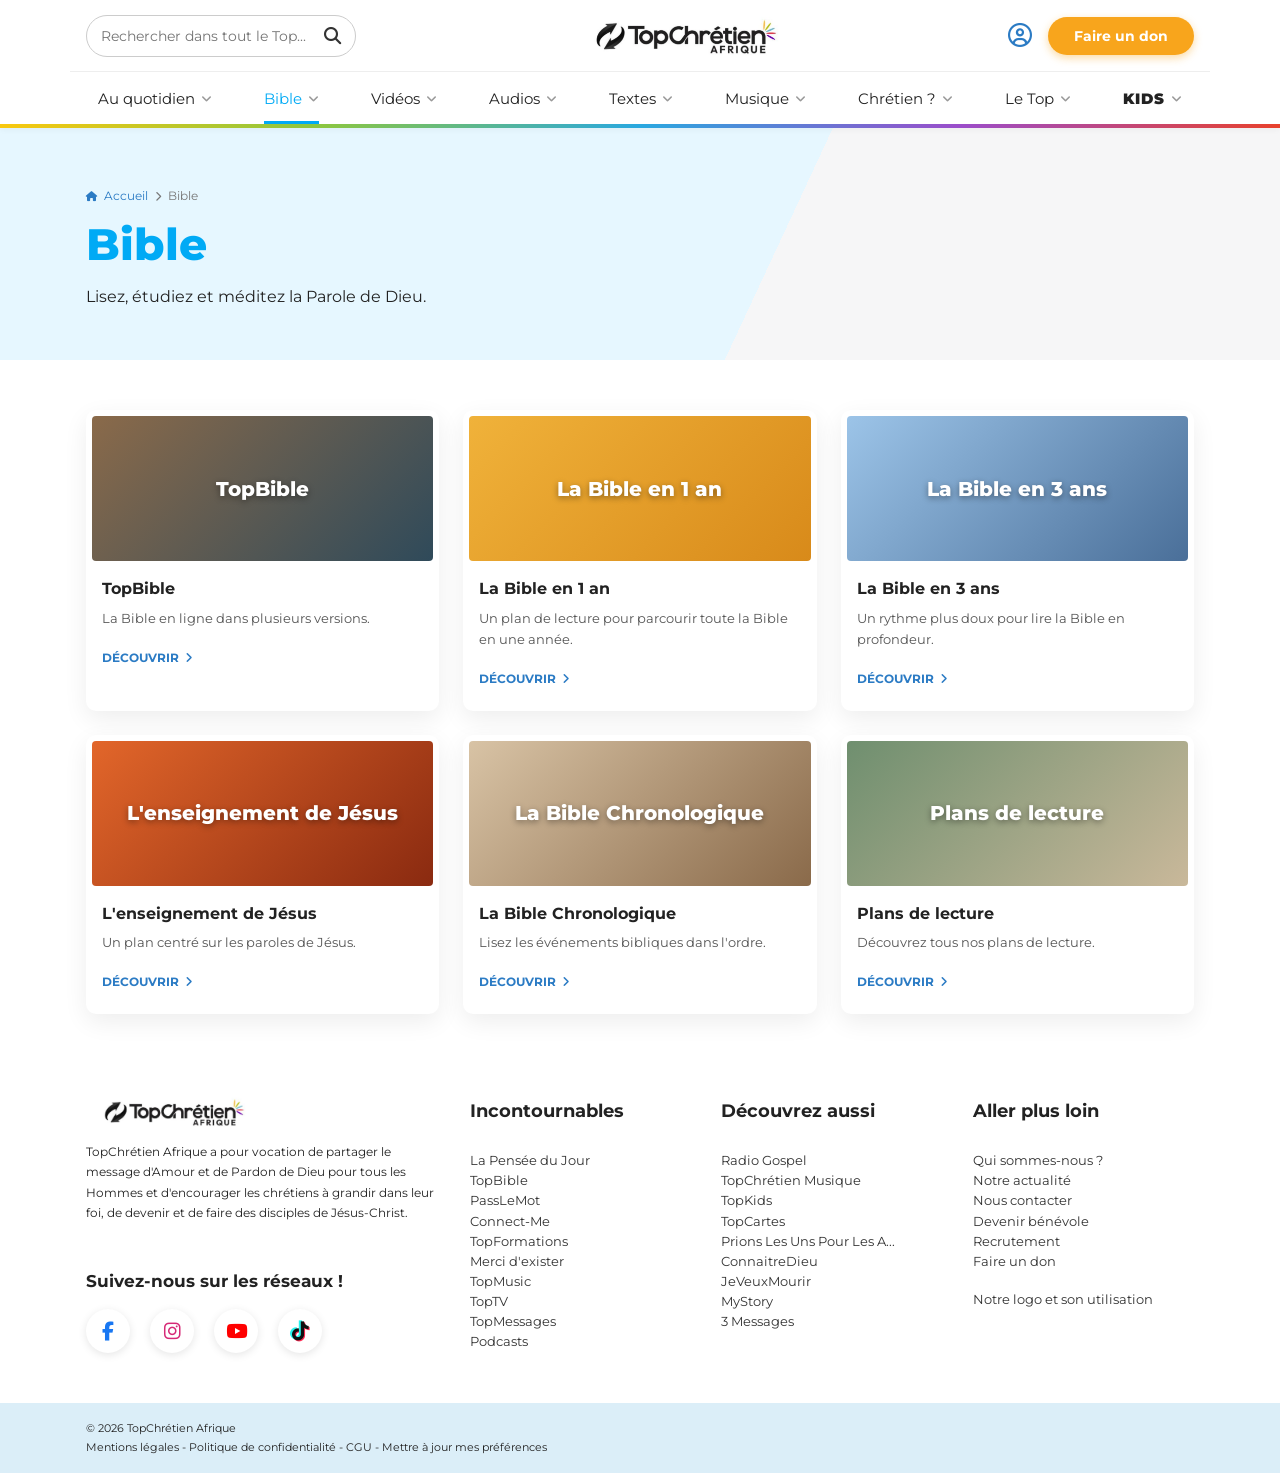
<file: bible.html>
<!doctype html>
<html lang="fr">
<head>
<meta charset="utf-8">
<meta name="viewport" content="width=device-width, initial-scale=1">
<title>Bible – TopChrétien Afrique</title>
<link rel="preconnect" href="https://fonts.googleapis.com">
<link href="https://fonts.googleapis.com/css2?family=Montserrat:ital,wght@0,400;0,500;0,600;0,700;0,800;0,900;1,800&display=swap" rel="stylesheet">
<link rel="stylesheet" href="https://cdnjs.cloudflare.com/ajax/libs/font-awesome/6.5.2/css/all.min.css" crossorigin="anonymous" referrerpolicy="no-referrer">
<link rel="stylesheet" href="style.css">
</head>
<body>

<header>
  <div class="container top-bar">
    <div class="search"><input type="search" placeholder="Rechercher dans tout le Top..." aria-label="Rechercher"><i class="fa-solid fa-magnifying-glass" aria-hidden="true"></i></div>
    <a href="index.html" class="logo"><img src="logo-topchretien-afrique.jpg" alt="TopChrétien Afrique"></a>
    <div class="right"><button class="user-btn" aria-label="Espace membre"><i class="fa-regular fa-circle-user" aria-hidden="true"></i></button><a href="le-top.html#s6" class="btn-don">Faire un don</a></div>
  </div>
  <nav>
    <ul>
      <li><a href="au-quotidien.html">Au quotidien</a></li><li class="active"><a href="bible.html">Bible</a></li><li><a href="videos.html">Vidéos</a></li><li><a href="audios.html">Audios</a></li><li><a href="textes.html">Textes</a></li>
      <li><a href="musique.html">Musique</a></li><li><a href="chretien.html">Chrétien ?</a></li><li><a href="le-top.html">Le Top</a></li><li class="kids"><a href="kids.html">KIDS</a></li>
    </ul>
  </nav>
  <div class="rays" aria-hidden="true"></div>
</header>

<main>
<section class="page-hero"><div class="container">
  <div class="crumb"><a href="index.html"><i class="fa-solid fa-house" aria-hidden="true"></i> Accueil</a> <i class="fa-solid fa-chevron-right" aria-hidden="true"></i> Bible</div>
  <h1>Bible</h1>
  <p>Lisez, étudiez et méditez la Parole de Dieu.</p>
</div></section>
<div class="container">
  <div class="sub-grid">
    <div class="c" id="s1"><div class="ph" style="background:linear-gradient(135deg,#8a6a4a,#2f4a5a)">TopBible</div><h4>TopBible</h4><p>La Bible en ligne dans plusieurs versions.</p><a href="#" class="more">Découvrir</a></div>
    <div class="c" id="s2"><div class="ph" style="background:linear-gradient(135deg,#f0b23a,#d88a1a)">La Bible en 1 an</div><h4>La Bible en 1 an</h4><p>Un plan de lecture pour parcourir toute la Bible en une année.</p><a href="#" class="more">Découvrir</a></div>
    <div class="c" id="s3"><div class="ph" style="background:linear-gradient(135deg,#9cc4e8,#4a6f99)">La Bible en 3 ans</div><h4>La Bible en 3 ans</h4><p>Un rythme plus doux pour lire la Bible en profondeur.</p><a href="#" class="more">Découvrir</a></div>
    <div class="c" id="s4"><div class="ph" style="background:linear-gradient(135deg,#e2662a,#8a2a10)">L'enseignement de Jésus</div><h4>L'enseignement de Jésus</h4><p>Un plan centré sur les paroles de Jésus.</p><a href="#" class="more">Découvrir</a></div>
    <div class="c" id="s5"><div class="ph" style="background:linear-gradient(135deg,#d8c3a5,#8a6a4a)">La Bible Chronologique</div><h4>La Bible Chronologique</h4><p>Lisez les événements bibliques dans l'ordre.</p><a href="#" class="more">Découvrir</a></div>
    <div class="c" id="s6"><div class="ph" style="background:linear-gradient(135deg,#6f8f6f,#c9b89a)">Plans de lecture</div><h4>Plans de lecture</h4><p>Découvrez tous nos plans de lecture.</p><a href="#" class="more">Découvrir</a></div>
  </div>
</div>
</main>

<footer>
  <div class="container foot">
    <div>
      <div class="about"><img class="foot-logo" src="logo-topchretien-afrique.jpg" alt="TopChrétien Afrique"><p>TopChrétien Afrique a pour vocation de partager le message d'Amour et de Pardon de Dieu pour tous les Hommes et d'encourager les chrétiens à grandir dans leur foi, de devenir et de faire des disciples de Jésus-Christ.</p></div>
      <div class="social"><h5>Suivez-nous sur les réseaux !</h5>
        <div class="ics"><a href="#" aria-label="Facebook" class="soc-facebook"><i class="fa-brands fa-facebook-f" aria-hidden="true"></i></a><a href="#" aria-label="Instagram" class="soc-instagram"><i class="fa-brands fa-instagram" aria-hidden="true"></i></a><a href="#" aria-label="YouTube" class="soc-youtube"><i class="fa-brands fa-youtube" aria-hidden="true"></i></a><a href="#" aria-label="TikTok" class="soc-tiktok"><i class="fa-brands fa-tiktok" aria-hidden="true"></i></a></div></div>
    </div>
    <div><h5>Incontournables</h5><ul>
      <li><a href="au-quotidien.html#s1">La Pensée du Jour</a></li><li><a href="bible.html#s1">TopBible</a></li><li><a href="au-quotidien.html#s2">PassLeMot</a></li><li><a href="au-quotidien.html#s3">Connect-Me</a></li><li><a href="videos.html#s5">TopFormations</a></li><li><a href="videos.html#s5">Merci d'exister</a></li><li><a href="musique.html">TopMusic</a></li><li><a href="videos.html#s1">TopTV</a></li><li><a href="textes.html#s1">TopMessages</a></li><li><a href="audios.html#s2">Podcasts</a></li></ul></div>
    <div><h5>Découvrez aussi</h5><ul>
      <li><a href="audios.html#s1">Radio Gospel</a></li><li><a href="musique.html#s1">TopChrétien Musique</a></li><li><a href="kids.html">TopKids</a></li><li><a href="au-quotidien.html#s5">TopCartes</a></li><li><a href="au-quotidien.html#s4">Prions Les Uns Pour Les A...</a></li><li><a href="chretien.html#s1">ConnaitreDieu</a></li><li><a href="chretien.html#s4">JeVeuxMourir</a></li><li><a href="chretien.html#s3">MyStory</a></li><li><a href="chretien.html#s2">3 Messages</a></li></ul></div>
    <div><h5>Aller plus loin</h5><ul>
      <li><a href="le-top.html#s1">Qui sommes-nous ?</a></li><li><a href="le-top.html#s2">Notre actualité</a></li><li><a href="le-top.html#s3">Nous contacter</a></li><li><a href="le-top.html#s4">Devenir bénévole</a></li><li><a href="le-top.html#s5">Recrutement</a></li><li><a href="le-top.html#s6">Faire un don</a></li><li class="sep"><a href="le-top.html#s1">Notre logo et son utilisation</a></li></ul></div>
  </div>
  <div class="bottom"><div class="container">
    <div>© <span data-year>2026</span> TopChrétien Afrique<br>Mentions légales - Politique de confidentialité - CGU - Mettre à jour mes préférences</div>
  </div></div>
</footer>
<script src="script.js" defer></script>
</body>
</html>
</file>
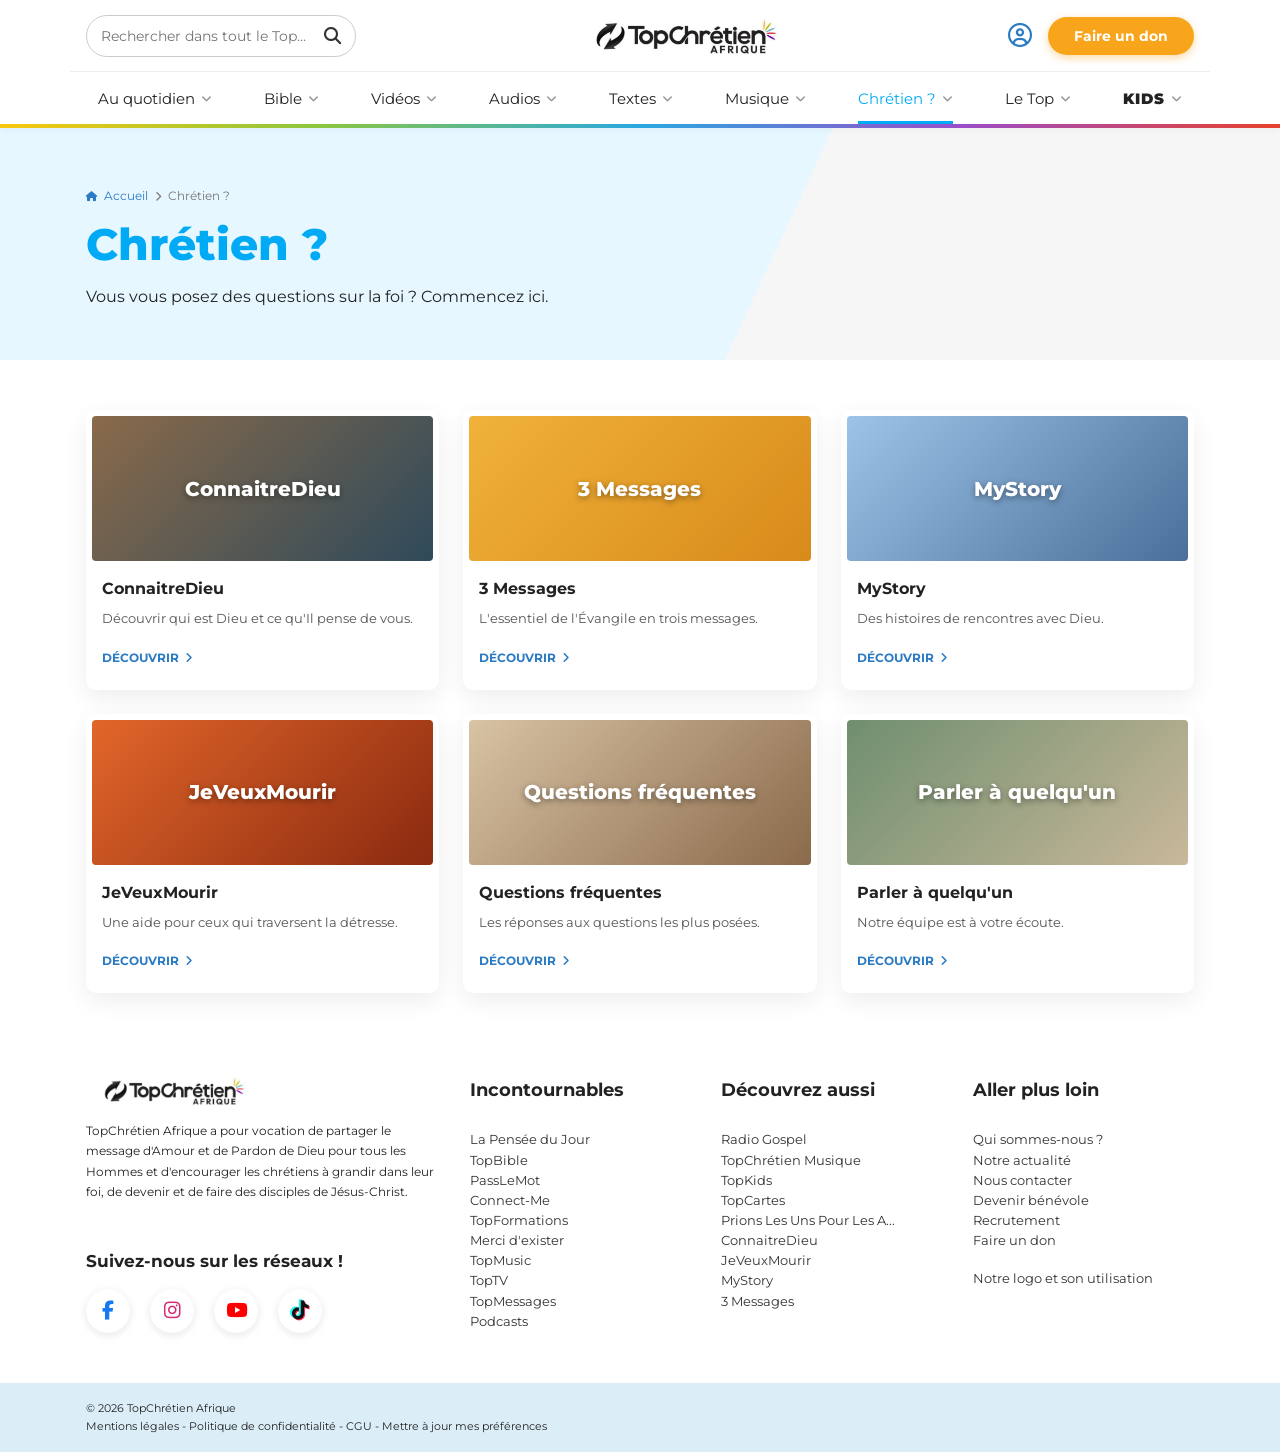
<file: chretien.html>
<!doctype html>
<html lang="fr">
<head>
<meta charset="utf-8">
<meta name="viewport" content="width=device-width, initial-scale=1">
<title>Chrétien ? – TopChrétien Afrique</title>
<link rel="preconnect" href="https://fonts.googleapis.com">
<link href="https://fonts.googleapis.com/css2?family=Montserrat:ital,wght@0,400;0,500;0,600;0,700;0,800;0,900;1,800&display=swap" rel="stylesheet">
<link rel="stylesheet" href="https://cdnjs.cloudflare.com/ajax/libs/font-awesome/6.5.2/css/all.min.css" crossorigin="anonymous" referrerpolicy="no-referrer">
<link rel="stylesheet" href="style.css">
</head>
<body>

<header>
  <div class="container top-bar">
    <div class="search"><input type="search" placeholder="Rechercher dans tout le Top..." aria-label="Rechercher"><i class="fa-solid fa-magnifying-glass" aria-hidden="true"></i></div>
    <a href="index.html" class="logo"><img src="logo-topchretien-afrique.jpg" alt="TopChrétien Afrique"></a>
    <div class="right"><button class="user-btn" aria-label="Espace membre"><i class="fa-regular fa-circle-user" aria-hidden="true"></i></button><a href="le-top.html#s6" class="btn-don">Faire un don</a></div>
  </div>
  <nav>
    <ul>
      <li><a href="au-quotidien.html">Au quotidien</a></li><li><a href="bible.html">Bible</a></li><li><a href="videos.html">Vidéos</a></li><li><a href="audios.html">Audios</a></li><li><a href="textes.html">Textes</a></li>
      <li><a href="musique.html">Musique</a></li><li class="active"><a href="chretien.html">Chrétien ?</a></li><li><a href="le-top.html">Le Top</a></li><li class="kids"><a href="kids.html">KIDS</a></li>
    </ul>
  </nav>
  <div class="rays" aria-hidden="true"></div>
</header>

<main>
<section class="page-hero"><div class="container">
  <div class="crumb"><a href="index.html"><i class="fa-solid fa-house" aria-hidden="true"></i> Accueil</a> <i class="fa-solid fa-chevron-right" aria-hidden="true"></i> Chrétien ?</div>
  <h1>Chrétien ?</h1>
  <p>Vous vous posez des questions sur la foi ? Commencez ici.</p>
</div></section>
<div class="container">
  <div class="sub-grid">
    <div class="c" id="s1"><div class="ph" style="background:linear-gradient(135deg,#8a6a4a,#2f4a5a)">ConnaitreDieu</div><h4>ConnaitreDieu</h4><p>Découvrir qui est Dieu et ce qu'Il pense de vous.</p><a href="#" class="more">Découvrir</a></div>
    <div class="c" id="s2"><div class="ph" style="background:linear-gradient(135deg,#f0b23a,#d88a1a)">3 Messages</div><h4>3 Messages</h4><p>L'essentiel de l'Évangile en trois messages.</p><a href="#" class="more">Découvrir</a></div>
    <div class="c" id="s3"><div class="ph" style="background:linear-gradient(135deg,#9cc4e8,#4a6f99)">MyStory</div><h4>MyStory</h4><p>Des histoires de rencontres avec Dieu.</p><a href="#" class="more">Découvrir</a></div>
    <div class="c" id="s4"><div class="ph" style="background:linear-gradient(135deg,#e2662a,#8a2a10)">JeVeuxMourir</div><h4>JeVeuxMourir</h4><p>Une aide pour ceux qui traversent la détresse.</p><a href="#" class="more">Découvrir</a></div>
    <div class="c" id="s5"><div class="ph" style="background:linear-gradient(135deg,#d8c3a5,#8a6a4a)">Questions fréquentes</div><h4>Questions fréquentes</h4><p>Les réponses aux questions les plus posées.</p><a href="#" class="more">Découvrir</a></div>
    <div class="c" id="s6"><div class="ph" style="background:linear-gradient(135deg,#6f8f6f,#c9b89a)">Parler à quelqu'un</div><h4>Parler à quelqu'un</h4><p>Notre équipe est à votre écoute.</p><a href="#" class="more">Découvrir</a></div>
  </div>
</div>
</main>

<footer>
  <div class="container foot">
    <div>
      <div class="about"><img class="foot-logo" src="logo-topchretien-afrique.jpg" alt="TopChrétien Afrique"><p>TopChrétien Afrique a pour vocation de partager le message d'Amour et de Pardon de Dieu pour tous les Hommes et d'encourager les chrétiens à grandir dans leur foi, de devenir et de faire des disciples de Jésus-Christ.</p></div>
      <div class="social"><h5>Suivez-nous sur les réseaux !</h5>
        <div class="ics"><a href="#" aria-label="Facebook" class="soc-facebook"><i class="fa-brands fa-facebook-f" aria-hidden="true"></i></a><a href="#" aria-label="Instagram" class="soc-instagram"><i class="fa-brands fa-instagram" aria-hidden="true"></i></a><a href="#" aria-label="YouTube" class="soc-youtube"><i class="fa-brands fa-youtube" aria-hidden="true"></i></a><a href="#" aria-label="TikTok" class="soc-tiktok"><i class="fa-brands fa-tiktok" aria-hidden="true"></i></a></div></div>
    </div>
    <div><h5>Incontournables</h5><ul>
      <li><a href="au-quotidien.html#s1">La Pensée du Jour</a></li><li><a href="bible.html#s1">TopBible</a></li><li><a href="au-quotidien.html#s2">PassLeMot</a></li><li><a href="au-quotidien.html#s3">Connect-Me</a></li><li><a href="videos.html#s5">TopFormations</a></li><li><a href="videos.html#s5">Merci d'exister</a></li><li><a href="musique.html">TopMusic</a></li><li><a href="videos.html#s1">TopTV</a></li><li><a href="textes.html#s1">TopMessages</a></li><li><a href="audios.html#s2">Podcasts</a></li></ul></div>
    <div><h5>Découvrez aussi</h5><ul>
      <li><a href="audios.html#s1">Radio Gospel</a></li><li><a href="musique.html#s1">TopChrétien Musique</a></li><li><a href="kids.html">TopKids</a></li><li><a href="au-quotidien.html#s5">TopCartes</a></li><li><a href="au-quotidien.html#s4">Prions Les Uns Pour Les A...</a></li><li><a href="chretien.html#s1">ConnaitreDieu</a></li><li><a href="chretien.html#s4">JeVeuxMourir</a></li><li><a href="chretien.html#s3">MyStory</a></li><li><a href="chretien.html#s2">3 Messages</a></li></ul></div>
    <div><h5>Aller plus loin</h5><ul>
      <li><a href="le-top.html#s1">Qui sommes-nous ?</a></li><li><a href="le-top.html#s2">Notre actualité</a></li><li><a href="le-top.html#s3">Nous contacter</a></li><li><a href="le-top.html#s4">Devenir bénévole</a></li><li><a href="le-top.html#s5">Recrutement</a></li><li><a href="le-top.html#s6">Faire un don</a></li><li class="sep"><a href="le-top.html#s1">Notre logo et son utilisation</a></li></ul></div>
  </div>
  <div class="bottom"><div class="container">
    <div>© <span data-year>2026</span> TopChrétien Afrique<br>Mentions légales - Politique de confidentialité - CGU - Mettre à jour mes préférences</div>
  </div></div>
</footer>
<script src="script.js" defer></script>
</body>
</html>
</file>
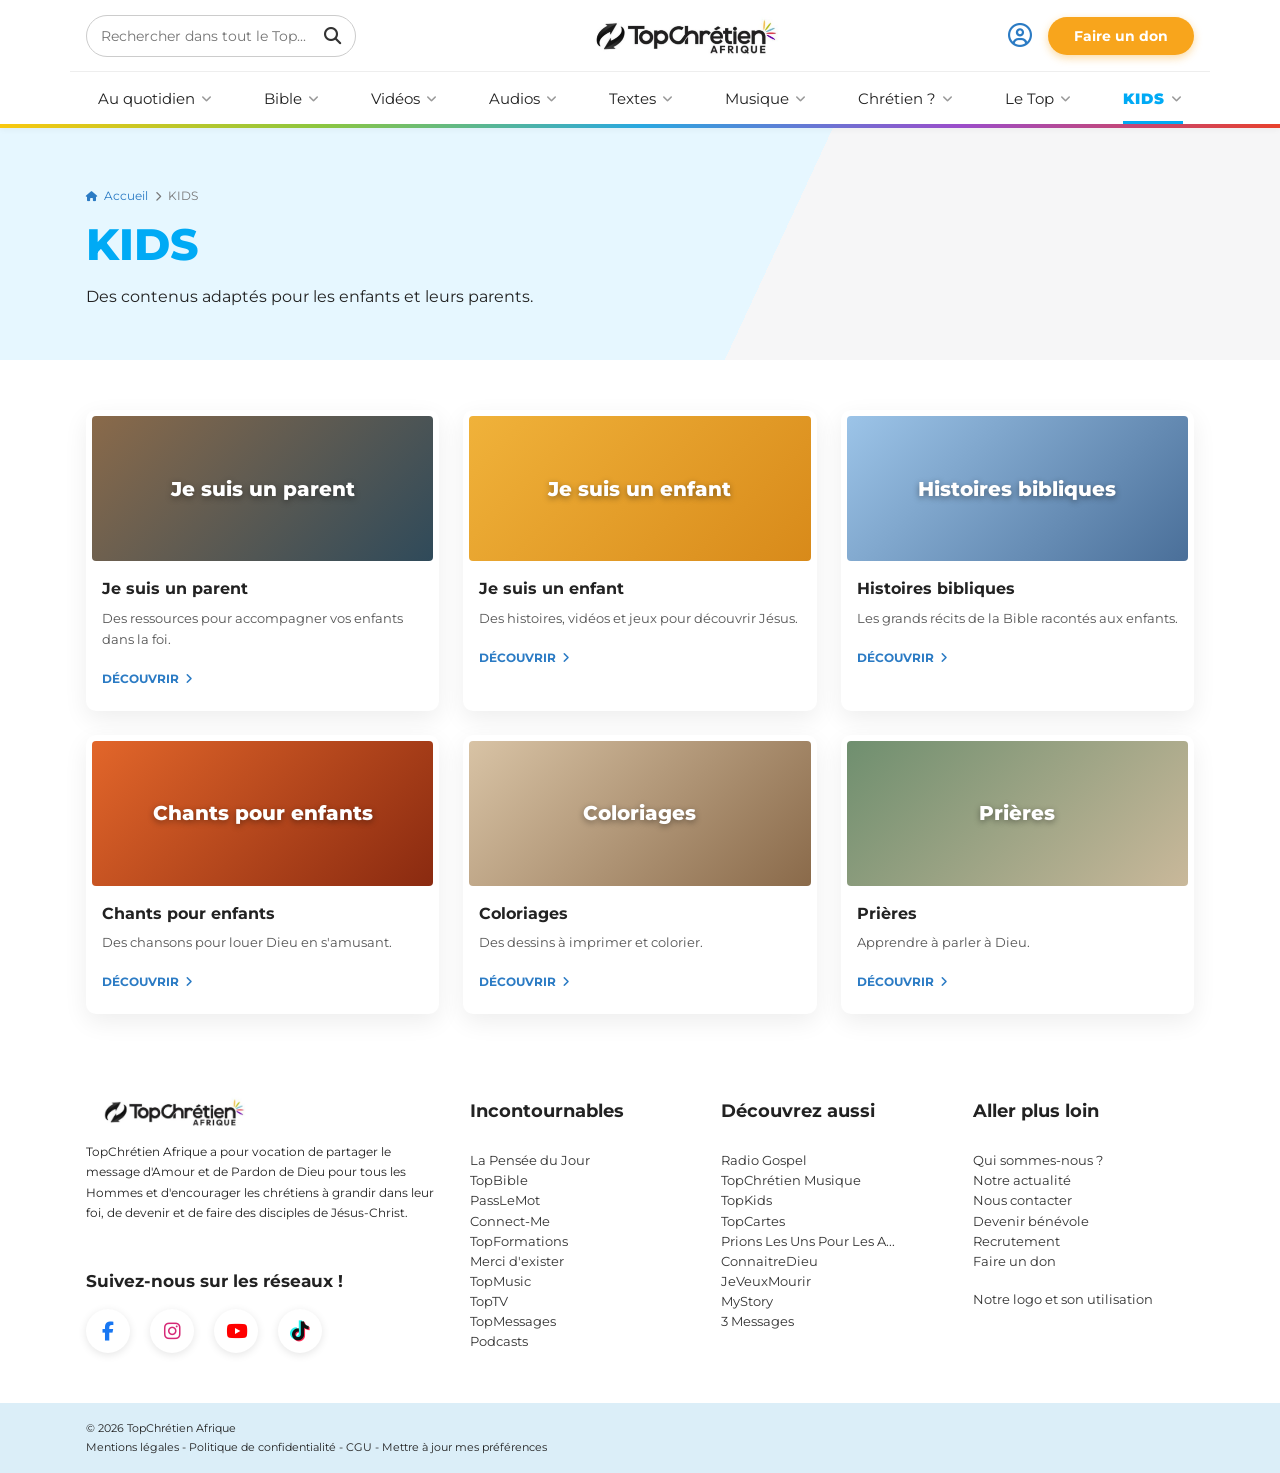
<file: kids.html>
<!doctype html>
<html lang="fr">
<head>
<meta charset="utf-8">
<meta name="viewport" content="width=device-width, initial-scale=1">
<title>KIDS – TopChrétien Afrique</title>
<link rel="preconnect" href="https://fonts.googleapis.com">
<link href="https://fonts.googleapis.com/css2?family=Montserrat:ital,wght@0,400;0,500;0,600;0,700;0,800;0,900;1,800&display=swap" rel="stylesheet">
<link rel="stylesheet" href="https://cdnjs.cloudflare.com/ajax/libs/font-awesome/6.5.2/css/all.min.css" crossorigin="anonymous" referrerpolicy="no-referrer">
<link rel="stylesheet" href="style.css">
</head>
<body>

<header>
  <div class="container top-bar">
    <div class="search"><input type="search" placeholder="Rechercher dans tout le Top..." aria-label="Rechercher"><i class="fa-solid fa-magnifying-glass" aria-hidden="true"></i></div>
    <a href="index.html" class="logo"><img src="logo-topchretien-afrique.jpg" alt="TopChrétien Afrique"></a>
    <div class="right"><button class="user-btn" aria-label="Espace membre"><i class="fa-regular fa-circle-user" aria-hidden="true"></i></button><a href="le-top.html#s6" class="btn-don">Faire un don</a></div>
  </div>
  <nav>
    <ul>
      <li><a href="au-quotidien.html">Au quotidien</a></li><li><a href="bible.html">Bible</a></li><li><a href="videos.html">Vidéos</a></li><li><a href="audios.html">Audios</a></li><li><a href="textes.html">Textes</a></li>
      <li><a href="musique.html">Musique</a></li><li><a href="chretien.html">Chrétien ?</a></li><li><a href="le-top.html">Le Top</a></li><li class="kids active"><a href="kids.html">KIDS</a></li>
    </ul>
  </nav>
  <div class="rays" aria-hidden="true"></div>
</header>

<main>
<section class="page-hero"><div class="container">
  <div class="crumb"><a href="index.html"><i class="fa-solid fa-house" aria-hidden="true"></i> Accueil</a> <i class="fa-solid fa-chevron-right" aria-hidden="true"></i> KIDS</div>
  <h1>KIDS</h1>
  <p>Des contenus adaptés pour les enfants et leurs parents.</p>
</div></section>
<div class="container">
  <div class="sub-grid">
    <div class="c" id="s1"><div class="ph" style="background:linear-gradient(135deg,#8a6a4a,#2f4a5a)">Je suis un parent</div><h4>Je suis un parent</h4><p>Des ressources pour accompagner vos enfants dans la foi.</p><a href="#" class="more">Découvrir</a></div>
    <div class="c" id="s2"><div class="ph" style="background:linear-gradient(135deg,#f0b23a,#d88a1a)">Je suis un enfant</div><h4>Je suis un enfant</h4><p>Des histoires, vidéos et jeux pour découvrir Jésus.</p><a href="#" class="more">Découvrir</a></div>
    <div class="c" id="s3"><div class="ph" style="background:linear-gradient(135deg,#9cc4e8,#4a6f99)">Histoires bibliques</div><h4>Histoires bibliques</h4><p>Les grands récits de la Bible racontés aux enfants.</p><a href="#" class="more">Découvrir</a></div>
    <div class="c" id="s4"><div class="ph" style="background:linear-gradient(135deg,#e2662a,#8a2a10)">Chants pour enfants</div><h4>Chants pour enfants</h4><p>Des chansons pour louer Dieu en s'amusant.</p><a href="#" class="more">Découvrir</a></div>
    <div class="c" id="s5"><div class="ph" style="background:linear-gradient(135deg,#d8c3a5,#8a6a4a)">Coloriages</div><h4>Coloriages</h4><p>Des dessins à imprimer et colorier.</p><a href="#" class="more">Découvrir</a></div>
    <div class="c" id="s6"><div class="ph" style="background:linear-gradient(135deg,#6f8f6f,#c9b89a)">Prières</div><h4>Prières</h4><p>Apprendre à parler à Dieu.</p><a href="#" class="more">Découvrir</a></div>
  </div>
</div>
</main>

<footer>
  <div class="container foot">
    <div>
      <div class="about"><img class="foot-logo" src="logo-topchretien-afrique.jpg" alt="TopChrétien Afrique"><p>TopChrétien Afrique a pour vocation de partager le message d'Amour et de Pardon de Dieu pour tous les Hommes et d'encourager les chrétiens à grandir dans leur foi, de devenir et de faire des disciples de Jésus-Christ.</p></div>
      <div class="social"><h5>Suivez-nous sur les réseaux !</h5>
        <div class="ics"><a href="#" aria-label="Facebook" class="soc-facebook"><i class="fa-brands fa-facebook-f" aria-hidden="true"></i></a><a href="#" aria-label="Instagram" class="soc-instagram"><i class="fa-brands fa-instagram" aria-hidden="true"></i></a><a href="#" aria-label="YouTube" class="soc-youtube"><i class="fa-brands fa-youtube" aria-hidden="true"></i></a><a href="#" aria-label="TikTok" class="soc-tiktok"><i class="fa-brands fa-tiktok" aria-hidden="true"></i></a></div></div>
    </div>
    <div><h5>Incontournables</h5><ul>
      <li><a href="au-quotidien.html#s1">La Pensée du Jour</a></li><li><a href="bible.html#s1">TopBible</a></li><li><a href="au-quotidien.html#s2">PassLeMot</a></li><li><a href="au-quotidien.html#s3">Connect-Me</a></li><li><a href="videos.html#s5">TopFormations</a></li><li><a href="videos.html#s5">Merci d'exister</a></li><li><a href="musique.html">TopMusic</a></li><li><a href="videos.html#s1">TopTV</a></li><li><a href="textes.html#s1">TopMessages</a></li><li><a href="audios.html#s2">Podcasts</a></li></ul></div>
    <div><h5>Découvrez aussi</h5><ul>
      <li><a href="audios.html#s1">Radio Gospel</a></li><li><a href="musique.html#s1">TopChrétien Musique</a></li><li><a href="kids.html">TopKids</a></li><li><a href="au-quotidien.html#s5">TopCartes</a></li><li><a href="au-quotidien.html#s4">Prions Les Uns Pour Les A...</a></li><li><a href="chretien.html#s1">ConnaitreDieu</a></li><li><a href="chretien.html#s4">JeVeuxMourir</a></li><li><a href="chretien.html#s3">MyStory</a></li><li><a href="chretien.html#s2">3 Messages</a></li></ul></div>
    <div><h5>Aller plus loin</h5><ul>
      <li><a href="le-top.html#s1">Qui sommes-nous ?</a></li><li><a href="le-top.html#s2">Notre actualité</a></li><li><a href="le-top.html#s3">Nous contacter</a></li><li><a href="le-top.html#s4">Devenir bénévole</a></li><li><a href="le-top.html#s5">Recrutement</a></li><li><a href="le-top.html#s6">Faire un don</a></li><li class="sep"><a href="le-top.html#s1">Notre logo et son utilisation</a></li></ul></div>
  </div>
  <div class="bottom"><div class="container">
    <div>© <span data-year>2026</span> TopChrétien Afrique<br>Mentions légales - Politique de confidentialité - CGU - Mettre à jour mes préférences</div>
  </div></div>
</footer>
<script src="script.js" defer></script>
</body>
</html>
</file>
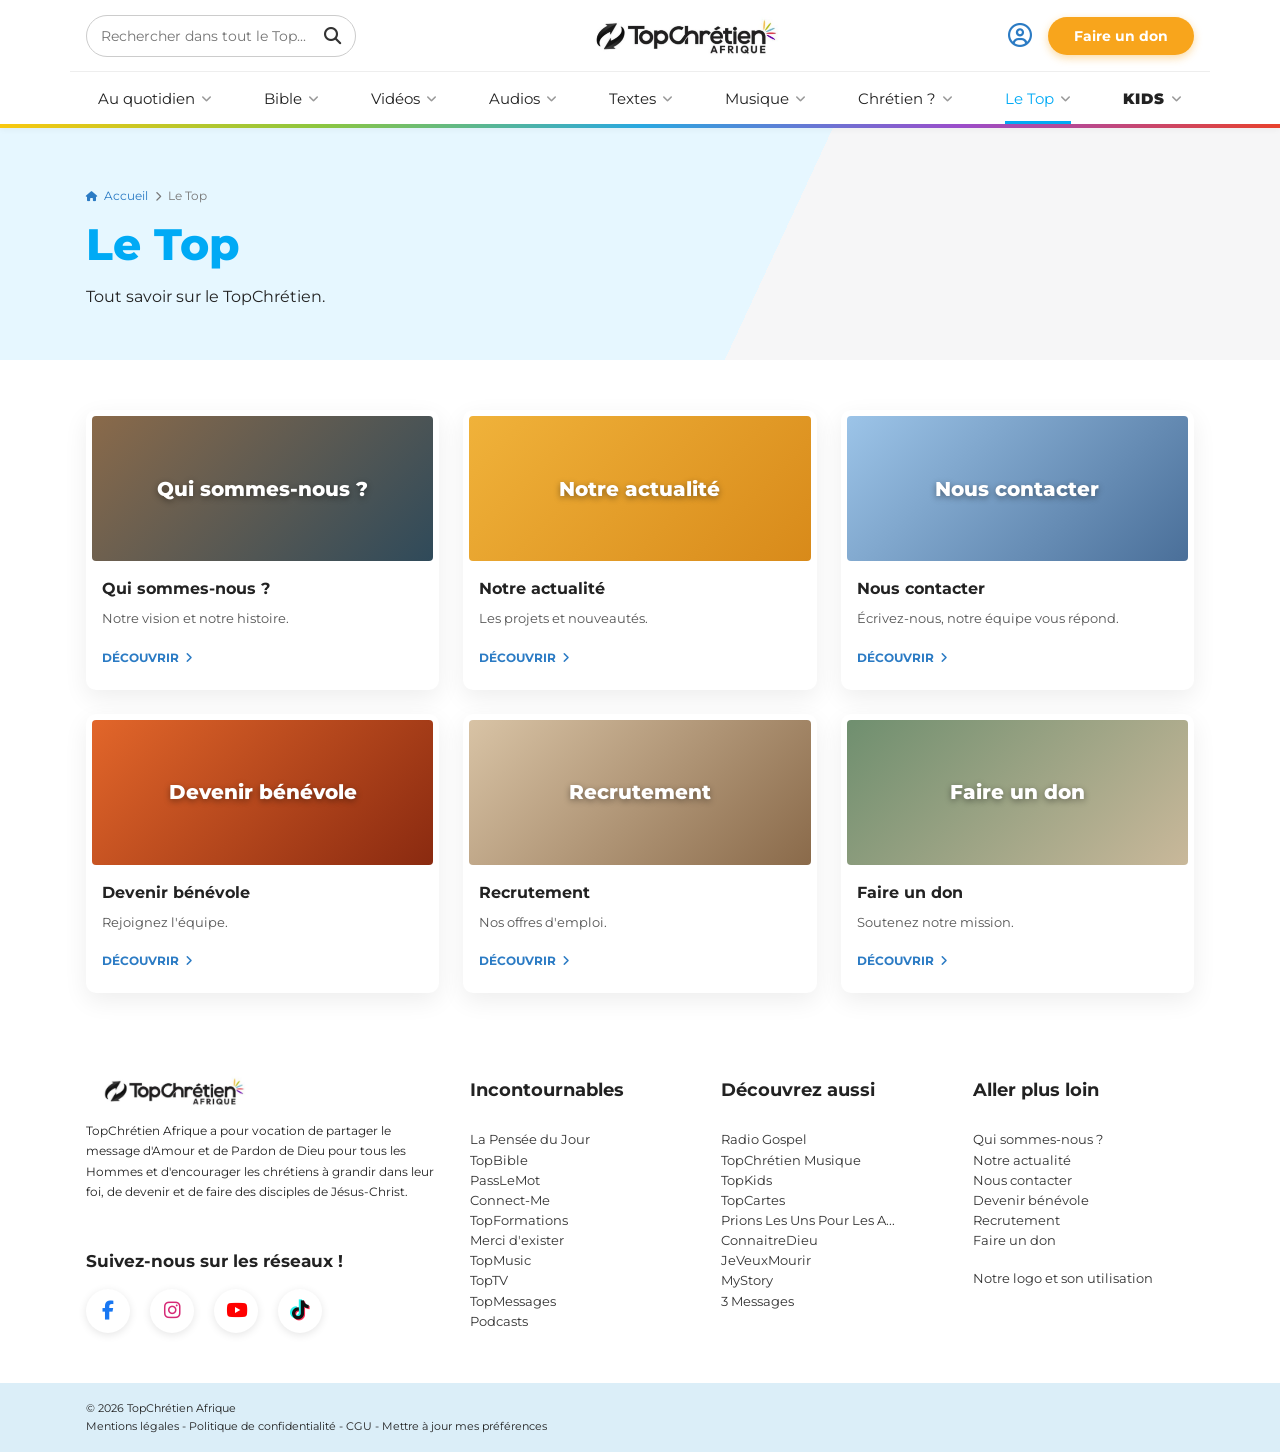
<file: le-top.html>
<!doctype html>
<html lang="fr">
<head>
<meta charset="utf-8">
<meta name="viewport" content="width=device-width, initial-scale=1">
<title>Le Top – TopChrétien Afrique</title>
<link rel="preconnect" href="https://fonts.googleapis.com">
<link href="https://fonts.googleapis.com/css2?family=Montserrat:ital,wght@0,400;0,500;0,600;0,700;0,800;0,900;1,800&display=swap" rel="stylesheet">
<link rel="stylesheet" href="https://cdnjs.cloudflare.com/ajax/libs/font-awesome/6.5.2/css/all.min.css" crossorigin="anonymous" referrerpolicy="no-referrer">
<link rel="stylesheet" href="style.css">
</head>
<body>

<header>
  <div class="container top-bar">
    <div class="search"><input type="search" placeholder="Rechercher dans tout le Top..." aria-label="Rechercher"><i class="fa-solid fa-magnifying-glass" aria-hidden="true"></i></div>
    <a href="index.html" class="logo"><img src="logo-topchretien-afrique.jpg" alt="TopChrétien Afrique"></a>
    <div class="right"><button class="user-btn" aria-label="Espace membre"><i class="fa-regular fa-circle-user" aria-hidden="true"></i></button><a href="le-top.html#s6" class="btn-don">Faire un don</a></div>
  </div>
  <nav>
    <ul>
      <li><a href="au-quotidien.html">Au quotidien</a></li><li><a href="bible.html">Bible</a></li><li><a href="videos.html">Vidéos</a></li><li><a href="audios.html">Audios</a></li><li><a href="textes.html">Textes</a></li>
      <li><a href="musique.html">Musique</a></li><li><a href="chretien.html">Chrétien ?</a></li><li class="active"><a href="le-top.html">Le Top</a></li><li class="kids"><a href="kids.html">KIDS</a></li>
    </ul>
  </nav>
  <div class="rays" aria-hidden="true"></div>
</header>

<main>
<section class="page-hero"><div class="container">
  <div class="crumb"><a href="index.html"><i class="fa-solid fa-house" aria-hidden="true"></i> Accueil</a> <i class="fa-solid fa-chevron-right" aria-hidden="true"></i> Le Top</div>
  <h1>Le Top</h1>
  <p>Tout savoir sur le TopChrétien.</p>
</div></section>
<div class="container">
  <div class="sub-grid">
    <div class="c" id="s1"><div class="ph" style="background:linear-gradient(135deg,#8a6a4a,#2f4a5a)">Qui sommes-nous ?</div><h4>Qui sommes-nous ?</h4><p>Notre vision et notre histoire.</p><a href="#" class="more">Découvrir</a></div>
    <div class="c" id="s2"><div class="ph" style="background:linear-gradient(135deg,#f0b23a,#d88a1a)">Notre actualité</div><h4>Notre actualité</h4><p>Les projets et nouveautés.</p><a href="#" class="more">Découvrir</a></div>
    <div class="c" id="s3"><div class="ph" style="background:linear-gradient(135deg,#9cc4e8,#4a6f99)">Nous contacter</div><h4>Nous contacter</h4><p>Écrivez-nous, notre équipe vous répond.</p><a href="#" class="more">Découvrir</a></div>
    <div class="c" id="s4"><div class="ph" style="background:linear-gradient(135deg,#e2662a,#8a2a10)">Devenir bénévole</div><h4>Devenir bénévole</h4><p>Rejoignez l'équipe.</p><a href="#" class="more">Découvrir</a></div>
    <div class="c" id="s5"><div class="ph" style="background:linear-gradient(135deg,#d8c3a5,#8a6a4a)">Recrutement</div><h4>Recrutement</h4><p>Nos offres d'emploi.</p><a href="#" class="more">Découvrir</a></div>
    <div class="c" id="s6"><div class="ph" style="background:linear-gradient(135deg,#6f8f6f,#c9b89a)">Faire un don</div><h4>Faire un don</h4><p>Soutenez notre mission.</p><a href="#" class="more">Découvrir</a></div>
  </div>
</div>
</main>

<footer>
  <div class="container foot">
    <div>
      <div class="about"><img class="foot-logo" src="logo-topchretien-afrique.jpg" alt="TopChrétien Afrique"><p>TopChrétien Afrique a pour vocation de partager le message d'Amour et de Pardon de Dieu pour tous les Hommes et d'encourager les chrétiens à grandir dans leur foi, de devenir et de faire des disciples de Jésus-Christ.</p></div>
      <div class="social"><h5>Suivez-nous sur les réseaux !</h5>
        <div class="ics"><a href="#" aria-label="Facebook" class="soc-facebook"><i class="fa-brands fa-facebook-f" aria-hidden="true"></i></a><a href="#" aria-label="Instagram" class="soc-instagram"><i class="fa-brands fa-instagram" aria-hidden="true"></i></a><a href="#" aria-label="YouTube" class="soc-youtube"><i class="fa-brands fa-youtube" aria-hidden="true"></i></a><a href="#" aria-label="TikTok" class="soc-tiktok"><i class="fa-brands fa-tiktok" aria-hidden="true"></i></a></div></div>
    </div>
    <div><h5>Incontournables</h5><ul>
      <li><a href="au-quotidien.html#s1">La Pensée du Jour</a></li><li><a href="bible.html#s1">TopBible</a></li><li><a href="au-quotidien.html#s2">PassLeMot</a></li><li><a href="au-quotidien.html#s3">Connect-Me</a></li><li><a href="videos.html#s5">TopFormations</a></li><li><a href="videos.html#s5">Merci d'exister</a></li><li><a href="musique.html">TopMusic</a></li><li><a href="videos.html#s1">TopTV</a></li><li><a href="textes.html#s1">TopMessages</a></li><li><a href="audios.html#s2">Podcasts</a></li></ul></div>
    <div><h5>Découvrez aussi</h5><ul>
      <li><a href="audios.html#s1">Radio Gospel</a></li><li><a href="musique.html#s1">TopChrétien Musique</a></li><li><a href="kids.html">TopKids</a></li><li><a href="au-quotidien.html#s5">TopCartes</a></li><li><a href="au-quotidien.html#s4">Prions Les Uns Pour Les A...</a></li><li><a href="chretien.html#s1">ConnaitreDieu</a></li><li><a href="chretien.html#s4">JeVeuxMourir</a></li><li><a href="chretien.html#s3">MyStory</a></li><li><a href="chretien.html#s2">3 Messages</a></li></ul></div>
    <div><h5>Aller plus loin</h5><ul>
      <li><a href="le-top.html#s1">Qui sommes-nous ?</a></li><li><a href="le-top.html#s2">Notre actualité</a></li><li><a href="le-top.html#s3">Nous contacter</a></li><li><a href="le-top.html#s4">Devenir bénévole</a></li><li><a href="le-top.html#s5">Recrutement</a></li><li><a href="le-top.html#s6">Faire un don</a></li><li class="sep"><a href="le-top.html#s1">Notre logo et son utilisation</a></li></ul></div>
  </div>
  <div class="bottom"><div class="container">
    <div>© <span data-year>2026</span> TopChrétien Afrique<br>Mentions légales - Politique de confidentialité - CGU - Mettre à jour mes préférences</div>
  </div></div>
</footer>
<script src="script.js" defer></script>
</body>
</html>
</file>
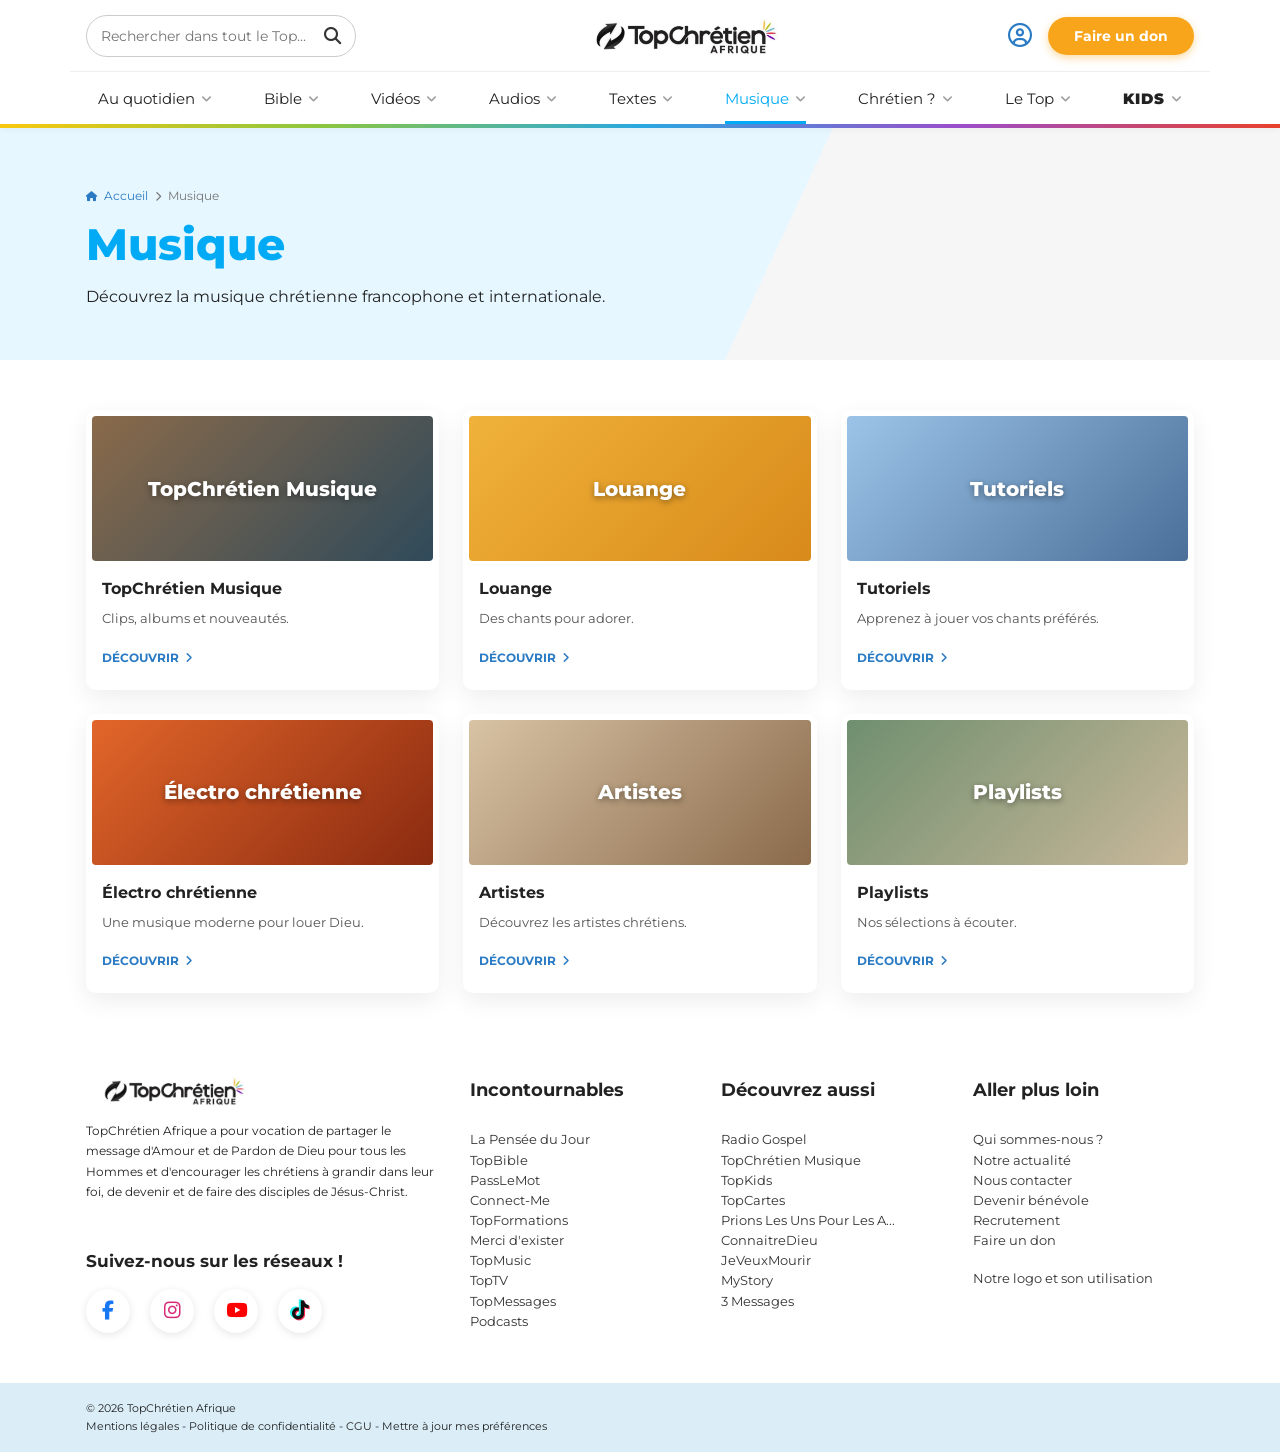
<file: musique.html>
<!doctype html>
<html lang="fr">
<head>
<meta charset="utf-8">
<meta name="viewport" content="width=device-width, initial-scale=1">
<title>Musique – TopChrétien Afrique</title>
<link rel="preconnect" href="https://fonts.googleapis.com">
<link href="https://fonts.googleapis.com/css2?family=Montserrat:ital,wght@0,400;0,500;0,600;0,700;0,800;0,900;1,800&display=swap" rel="stylesheet">
<link rel="stylesheet" href="https://cdnjs.cloudflare.com/ajax/libs/font-awesome/6.5.2/css/all.min.css" crossorigin="anonymous" referrerpolicy="no-referrer">
<link rel="stylesheet" href="style.css">
</head>
<body>

<header>
  <div class="container top-bar">
    <div class="search"><input type="search" placeholder="Rechercher dans tout le Top..." aria-label="Rechercher"><i class="fa-solid fa-magnifying-glass" aria-hidden="true"></i></div>
    <a href="index.html" class="logo"><img src="logo-topchretien-afrique.jpg" alt="TopChrétien Afrique"></a>
    <div class="right"><button class="user-btn" aria-label="Espace membre"><i class="fa-regular fa-circle-user" aria-hidden="true"></i></button><a href="le-top.html#s6" class="btn-don">Faire un don</a></div>
  </div>
  <nav>
    <ul>
      <li><a href="au-quotidien.html">Au quotidien</a></li><li><a href="bible.html">Bible</a></li><li><a href="videos.html">Vidéos</a></li><li><a href="audios.html">Audios</a></li><li><a href="textes.html">Textes</a></li>
      <li class="active"><a href="musique.html">Musique</a></li><li><a href="chretien.html">Chrétien ?</a></li><li><a href="le-top.html">Le Top</a></li><li class="kids"><a href="kids.html">KIDS</a></li>
    </ul>
  </nav>
  <div class="rays" aria-hidden="true"></div>
</header>

<main>
<section class="page-hero"><div class="container">
  <div class="crumb"><a href="index.html"><i class="fa-solid fa-house" aria-hidden="true"></i> Accueil</a> <i class="fa-solid fa-chevron-right" aria-hidden="true"></i> Musique</div>
  <h1>Musique</h1>
  <p>Découvrez la musique chrétienne francophone et internationale.</p>
</div></section>
<div class="container">
  <div class="sub-grid">
    <div class="c" id="s1"><div class="ph" style="background:linear-gradient(135deg,#8a6a4a,#2f4a5a)">TopChrétien Musique</div><h4>TopChrétien Musique</h4><p>Clips, albums et nouveautés.</p><a href="#" class="more">Découvrir</a></div>
    <div class="c" id="s2"><div class="ph" style="background:linear-gradient(135deg,#f0b23a,#d88a1a)">Louange</div><h4>Louange</h4><p>Des chants pour adorer.</p><a href="#" class="more">Découvrir</a></div>
    <div class="c" id="s3"><div class="ph" style="background:linear-gradient(135deg,#9cc4e8,#4a6f99)">Tutoriels</div><h4>Tutoriels</h4><p>Apprenez à jouer vos chants préférés.</p><a href="#" class="more">Découvrir</a></div>
    <div class="c" id="s4"><div class="ph" style="background:linear-gradient(135deg,#e2662a,#8a2a10)">Électro chrétienne</div><h4>Électro chrétienne</h4><p>Une musique moderne pour louer Dieu.</p><a href="#" class="more">Découvrir</a></div>
    <div class="c" id="s5"><div class="ph" style="background:linear-gradient(135deg,#d8c3a5,#8a6a4a)">Artistes</div><h4>Artistes</h4><p>Découvrez les artistes chrétiens.</p><a href="#" class="more">Découvrir</a></div>
    <div class="c" id="s6"><div class="ph" style="background:linear-gradient(135deg,#6f8f6f,#c9b89a)">Playlists</div><h4>Playlists</h4><p>Nos sélections à écouter.</p><a href="#" class="more">Découvrir</a></div>
  </div>
</div>
</main>

<footer>
  <div class="container foot">
    <div>
      <div class="about"><img class="foot-logo" src="logo-topchretien-afrique.jpg" alt="TopChrétien Afrique"><p>TopChrétien Afrique a pour vocation de partager le message d'Amour et de Pardon de Dieu pour tous les Hommes et d'encourager les chrétiens à grandir dans leur foi, de devenir et de faire des disciples de Jésus-Christ.</p></div>
      <div class="social"><h5>Suivez-nous sur les réseaux !</h5>
        <div class="ics"><a href="#" aria-label="Facebook" class="soc-facebook"><i class="fa-brands fa-facebook-f" aria-hidden="true"></i></a><a href="#" aria-label="Instagram" class="soc-instagram"><i class="fa-brands fa-instagram" aria-hidden="true"></i></a><a href="#" aria-label="YouTube" class="soc-youtube"><i class="fa-brands fa-youtube" aria-hidden="true"></i></a><a href="#" aria-label="TikTok" class="soc-tiktok"><i class="fa-brands fa-tiktok" aria-hidden="true"></i></a></div></div>
    </div>
    <div><h5>Incontournables</h5><ul>
      <li><a href="au-quotidien.html#s1">La Pensée du Jour</a></li><li><a href="bible.html#s1">TopBible</a></li><li><a href="au-quotidien.html#s2">PassLeMot</a></li><li><a href="au-quotidien.html#s3">Connect-Me</a></li><li><a href="videos.html#s5">TopFormations</a></li><li><a href="videos.html#s5">Merci d'exister</a></li><li><a href="musique.html">TopMusic</a></li><li><a href="videos.html#s1">TopTV</a></li><li><a href="textes.html#s1">TopMessages</a></li><li><a href="audios.html#s2">Podcasts</a></li></ul></div>
    <div><h5>Découvrez aussi</h5><ul>
      <li><a href="audios.html#s1">Radio Gospel</a></li><li><a href="musique.html#s1">TopChrétien Musique</a></li><li><a href="kids.html">TopKids</a></li><li><a href="au-quotidien.html#s5">TopCartes</a></li><li><a href="au-quotidien.html#s4">Prions Les Uns Pour Les A...</a></li><li><a href="chretien.html#s1">ConnaitreDieu</a></li><li><a href="chretien.html#s4">JeVeuxMourir</a></li><li><a href="chretien.html#s3">MyStory</a></li><li><a href="chretien.html#s2">3 Messages</a></li></ul></div>
    <div><h5>Aller plus loin</h5><ul>
      <li><a href="le-top.html#s1">Qui sommes-nous ?</a></li><li><a href="le-top.html#s2">Notre actualité</a></li><li><a href="le-top.html#s3">Nous contacter</a></li><li><a href="le-top.html#s4">Devenir bénévole</a></li><li><a href="le-top.html#s5">Recrutement</a></li><li><a href="le-top.html#s6">Faire un don</a></li><li class="sep"><a href="le-top.html#s1">Notre logo et son utilisation</a></li></ul></div>
  </div>
  <div class="bottom"><div class="container">
    <div>© <span data-year>2026</span> TopChrétien Afrique<br>Mentions légales - Politique de confidentialité - CGU - Mettre à jour mes préférences</div>
  </div></div>
</footer>
<script src="script.js" defer></script>
</body>
</html>
</file>
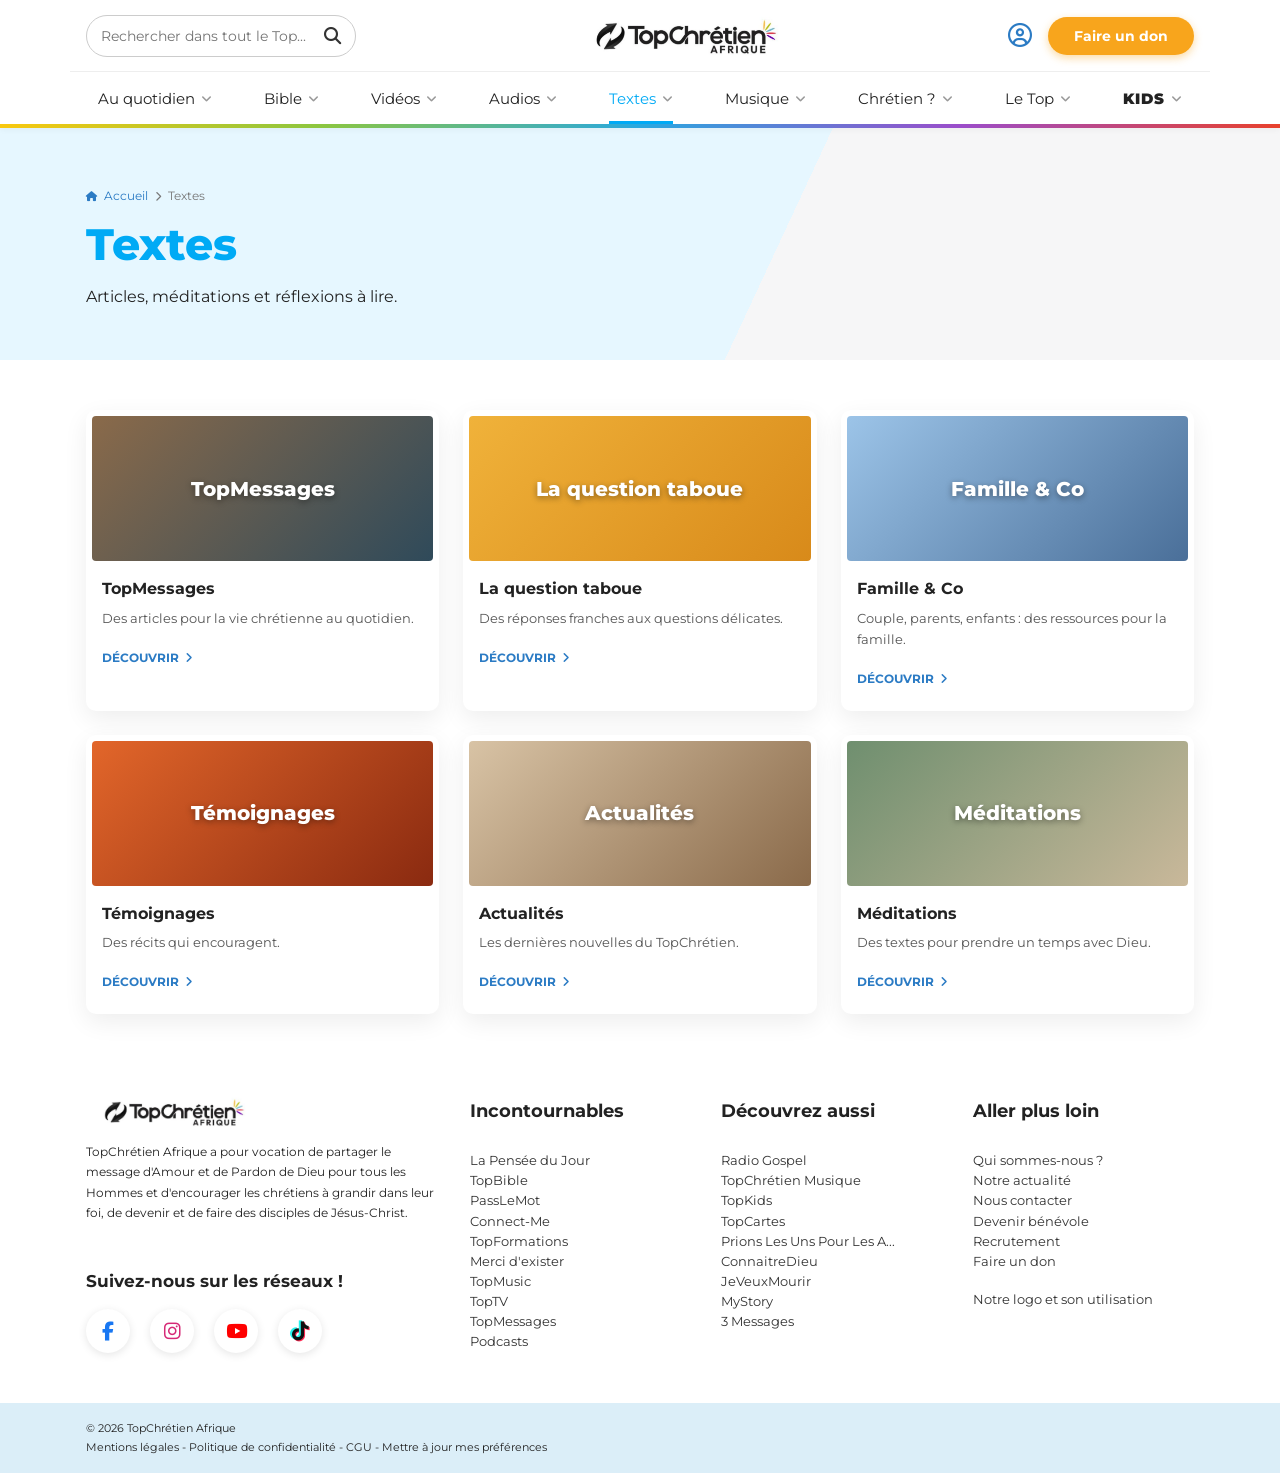
<file: textes.html>
<!doctype html>
<html lang="fr">
<head>
<meta charset="utf-8">
<meta name="viewport" content="width=device-width, initial-scale=1">
<title>Textes – TopChrétien Afrique</title>
<link rel="preconnect" href="https://fonts.googleapis.com">
<link href="https://fonts.googleapis.com/css2?family=Montserrat:ital,wght@0,400;0,500;0,600;0,700;0,800;0,900;1,800&display=swap" rel="stylesheet">
<link rel="stylesheet" href="https://cdnjs.cloudflare.com/ajax/libs/font-awesome/6.5.2/css/all.min.css" crossorigin="anonymous" referrerpolicy="no-referrer">
<link rel="stylesheet" href="style.css">
</head>
<body>

<header>
  <div class="container top-bar">
    <div class="search"><input type="search" placeholder="Rechercher dans tout le Top..." aria-label="Rechercher"><i class="fa-solid fa-magnifying-glass" aria-hidden="true"></i></div>
    <a href="index.html" class="logo"><img src="logo-topchretien-afrique.jpg" alt="TopChrétien Afrique"></a>
    <div class="right"><button class="user-btn" aria-label="Espace membre"><i class="fa-regular fa-circle-user" aria-hidden="true"></i></button><a href="le-top.html#s6" class="btn-don">Faire un don</a></div>
  </div>
  <nav>
    <ul>
      <li><a href="au-quotidien.html">Au quotidien</a></li><li><a href="bible.html">Bible</a></li><li><a href="videos.html">Vidéos</a></li><li><a href="audios.html">Audios</a></li><li class="active"><a href="textes.html">Textes</a></li>
      <li><a href="musique.html">Musique</a></li><li><a href="chretien.html">Chrétien ?</a></li><li><a href="le-top.html">Le Top</a></li><li class="kids"><a href="kids.html">KIDS</a></li>
    </ul>
  </nav>
  <div class="rays" aria-hidden="true"></div>
</header>

<main>
<section class="page-hero"><div class="container">
  <div class="crumb"><a href="index.html"><i class="fa-solid fa-house" aria-hidden="true"></i> Accueil</a> <i class="fa-solid fa-chevron-right" aria-hidden="true"></i> Textes</div>
  <h1>Textes</h1>
  <p>Articles, méditations et réflexions à lire.</p>
</div></section>
<div class="container">
  <div class="sub-grid">
    <div class="c" id="s1"><div class="ph" style="background:linear-gradient(135deg,#8a6a4a,#2f4a5a)">TopMessages</div><h4>TopMessages</h4><p>Des articles pour la vie chrétienne au quotidien.</p><a href="#" class="more">Découvrir</a></div>
    <div class="c" id="s2"><div class="ph" style="background:linear-gradient(135deg,#f0b23a,#d88a1a)">La question taboue</div><h4>La question taboue</h4><p>Des réponses franches aux questions délicates.</p><a href="#" class="more">Découvrir</a></div>
    <div class="c" id="s3"><div class="ph" style="background:linear-gradient(135deg,#9cc4e8,#4a6f99)">Famille & Co</div><h4>Famille & Co</h4><p>Couple, parents, enfants : des ressources pour la famille.</p><a href="#" class="more">Découvrir</a></div>
    <div class="c" id="s4"><div class="ph" style="background:linear-gradient(135deg,#e2662a,#8a2a10)">Témoignages</div><h4>Témoignages</h4><p>Des récits qui encouragent.</p><a href="#" class="more">Découvrir</a></div>
    <div class="c" id="s5"><div class="ph" style="background:linear-gradient(135deg,#d8c3a5,#8a6a4a)">Actualités</div><h4>Actualités</h4><p>Les dernières nouvelles du TopChrétien.</p><a href="#" class="more">Découvrir</a></div>
    <div class="c" id="s6"><div class="ph" style="background:linear-gradient(135deg,#6f8f6f,#c9b89a)">Méditations</div><h4>Méditations</h4><p>Des textes pour prendre un temps avec Dieu.</p><a href="#" class="more">Découvrir</a></div>
  </div>
</div>
</main>

<footer>
  <div class="container foot">
    <div>
      <div class="about"><img class="foot-logo" src="logo-topchretien-afrique.jpg" alt="TopChrétien Afrique"><p>TopChrétien Afrique a pour vocation de partager le message d'Amour et de Pardon de Dieu pour tous les Hommes et d'encourager les chrétiens à grandir dans leur foi, de devenir et de faire des disciples de Jésus-Christ.</p></div>
      <div class="social"><h5>Suivez-nous sur les réseaux !</h5>
        <div class="ics"><a href="#" aria-label="Facebook" class="soc-facebook"><i class="fa-brands fa-facebook-f" aria-hidden="true"></i></a><a href="#" aria-label="Instagram" class="soc-instagram"><i class="fa-brands fa-instagram" aria-hidden="true"></i></a><a href="#" aria-label="YouTube" class="soc-youtube"><i class="fa-brands fa-youtube" aria-hidden="true"></i></a><a href="#" aria-label="TikTok" class="soc-tiktok"><i class="fa-brands fa-tiktok" aria-hidden="true"></i></a></div></div>
    </div>
    <div><h5>Incontournables</h5><ul>
      <li><a href="au-quotidien.html#s1">La Pensée du Jour</a></li><li><a href="bible.html#s1">TopBible</a></li><li><a href="au-quotidien.html#s2">PassLeMot</a></li><li><a href="au-quotidien.html#s3">Connect-Me</a></li><li><a href="videos.html#s5">TopFormations</a></li><li><a href="videos.html#s5">Merci d'exister</a></li><li><a href="musique.html">TopMusic</a></li><li><a href="videos.html#s1">TopTV</a></li><li><a href="textes.html#s1">TopMessages</a></li><li><a href="audios.html#s2">Podcasts</a></li></ul></div>
    <div><h5>Découvrez aussi</h5><ul>
      <li><a href="audios.html#s1">Radio Gospel</a></li><li><a href="musique.html#s1">TopChrétien Musique</a></li><li><a href="kids.html">TopKids</a></li><li><a href="au-quotidien.html#s5">TopCartes</a></li><li><a href="au-quotidien.html#s4">Prions Les Uns Pour Les A...</a></li><li><a href="chretien.html#s1">ConnaitreDieu</a></li><li><a href="chretien.html#s4">JeVeuxMourir</a></li><li><a href="chretien.html#s3">MyStory</a></li><li><a href="chretien.html#s2">3 Messages</a></li></ul></div>
    <div><h5>Aller plus loin</h5><ul>
      <li><a href="le-top.html#s1">Qui sommes-nous ?</a></li><li><a href="le-top.html#s2">Notre actualité</a></li><li><a href="le-top.html#s3">Nous contacter</a></li><li><a href="le-top.html#s4">Devenir bénévole</a></li><li><a href="le-top.html#s5">Recrutement</a></li><li><a href="le-top.html#s6">Faire un don</a></li><li class="sep"><a href="le-top.html#s1">Notre logo et son utilisation</a></li></ul></div>
  </div>
  <div class="bottom"><div class="container">
    <div>© <span data-year>2026</span> TopChrétien Afrique<br>Mentions légales - Politique de confidentialité - CGU - Mettre à jour mes préférences</div>
  </div></div>
</footer>
<script src="script.js" defer></script>
</body>
</html>
</file>
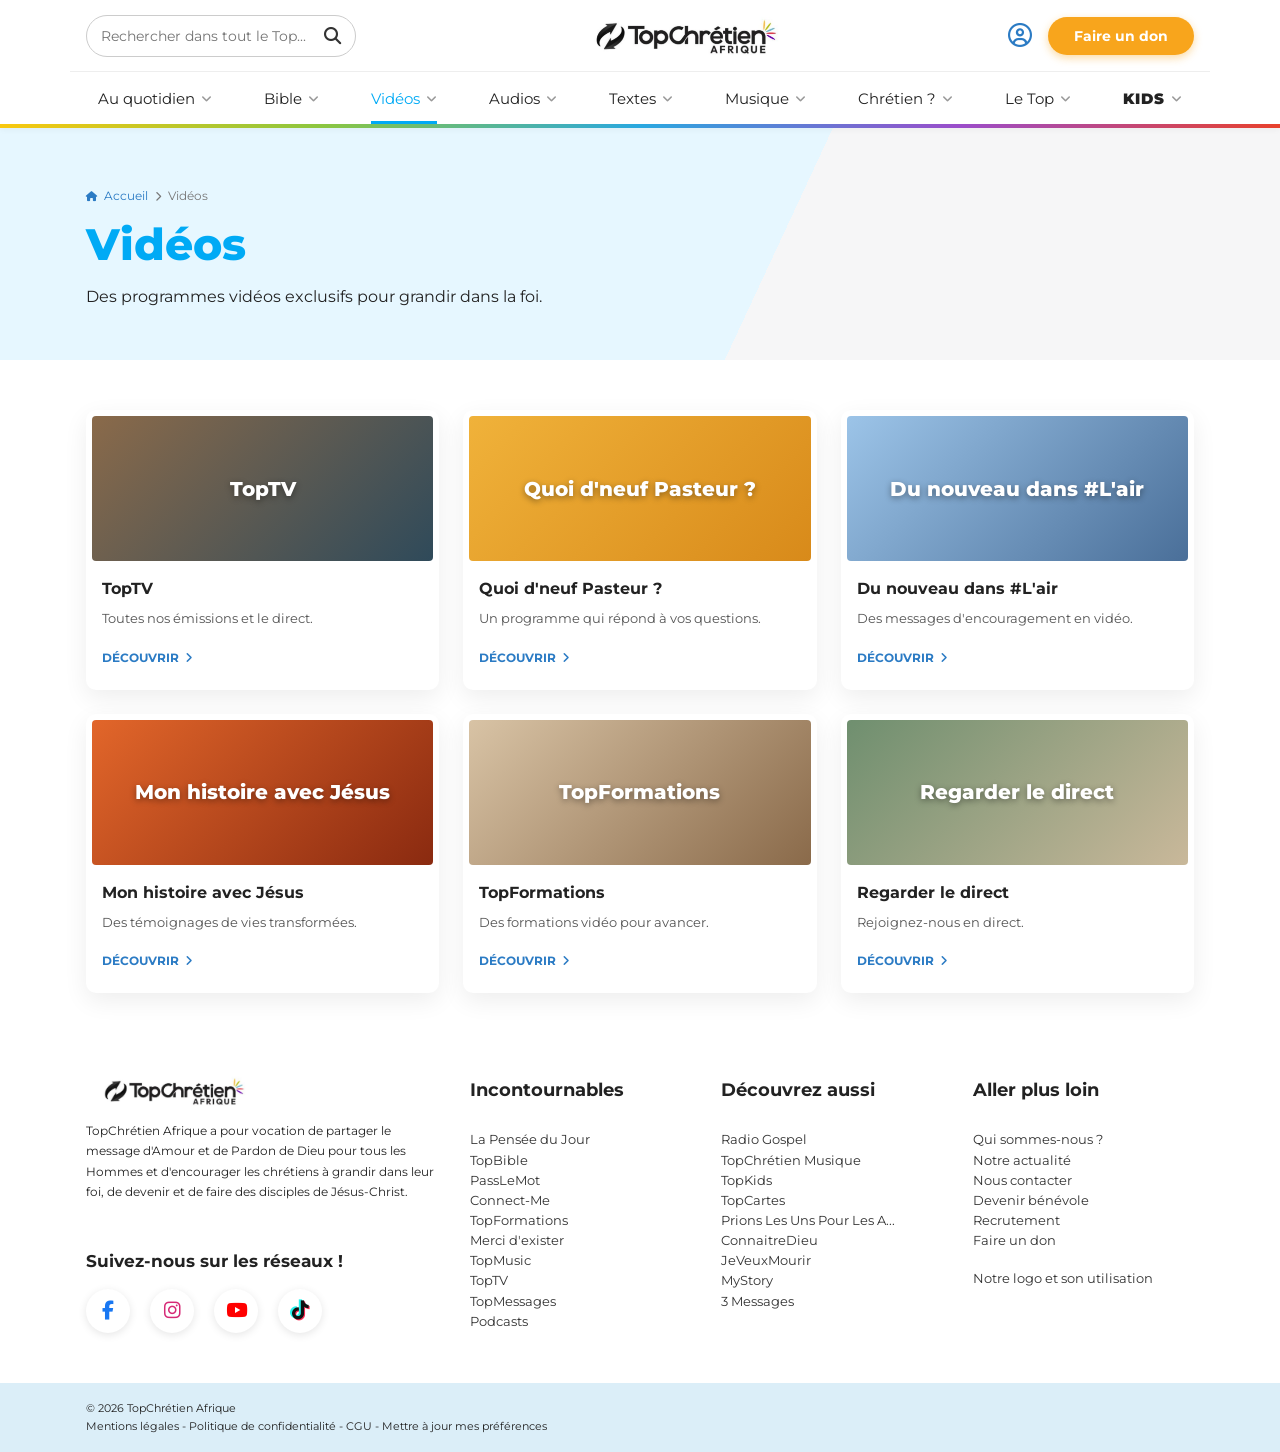
<file: videos.html>
<!doctype html>
<html lang="fr">
<head>
<meta charset="utf-8">
<meta name="viewport" content="width=device-width, initial-scale=1">
<title>Vidéos – TopChrétien Afrique</title>
<link rel="preconnect" href="https://fonts.googleapis.com">
<link href="https://fonts.googleapis.com/css2?family=Montserrat:ital,wght@0,400;0,500;0,600;0,700;0,800;0,900;1,800&display=swap" rel="stylesheet">
<link rel="stylesheet" href="https://cdnjs.cloudflare.com/ajax/libs/font-awesome/6.5.2/css/all.min.css" crossorigin="anonymous" referrerpolicy="no-referrer">
<link rel="stylesheet" href="style.css">
</head>
<body>

<header>
  <div class="container top-bar">
    <div class="search"><input type="search" placeholder="Rechercher dans tout le Top..." aria-label="Rechercher"><i class="fa-solid fa-magnifying-glass" aria-hidden="true"></i></div>
    <a href="index.html" class="logo"><img src="logo-topchretien-afrique.jpg" alt="TopChrétien Afrique"></a>
    <div class="right"><button class="user-btn" aria-label="Espace membre"><i class="fa-regular fa-circle-user" aria-hidden="true"></i></button><a href="le-top.html#s6" class="btn-don">Faire un don</a></div>
  </div>
  <nav>
    <ul>
      <li><a href="au-quotidien.html">Au quotidien</a></li><li><a href="bible.html">Bible</a></li><li class="active"><a href="videos.html">Vidéos</a></li><li><a href="audios.html">Audios</a></li><li><a href="textes.html">Textes</a></li>
      <li><a href="musique.html">Musique</a></li><li><a href="chretien.html">Chrétien ?</a></li><li><a href="le-top.html">Le Top</a></li><li class="kids"><a href="kids.html">KIDS</a></li>
    </ul>
  </nav>
  <div class="rays" aria-hidden="true"></div>
</header>

<main>
<section class="page-hero"><div class="container">
  <div class="crumb"><a href="index.html"><i class="fa-solid fa-house" aria-hidden="true"></i> Accueil</a> <i class="fa-solid fa-chevron-right" aria-hidden="true"></i> Vidéos</div>
  <h1>Vidéos</h1>
  <p>Des programmes vidéos exclusifs pour grandir dans la foi.</p>
</div></section>
<div class="container">
  <div class="sub-grid">
    <div class="c" id="s1"><div class="ph" style="background:linear-gradient(135deg,#8a6a4a,#2f4a5a)">TopTV</div><h4>TopTV</h4><p>Toutes nos émissions et le direct.</p><a href="#" class="more">Découvrir</a></div>
    <div class="c" id="s2"><div class="ph" style="background:linear-gradient(135deg,#f0b23a,#d88a1a)">Quoi d'neuf Pasteur ?</div><h4>Quoi d'neuf Pasteur ?</h4><p>Un programme qui répond à vos questions.</p><a href="#" class="more">Découvrir</a></div>
    <div class="c" id="s3"><div class="ph" style="background:linear-gradient(135deg,#9cc4e8,#4a6f99)">Du nouveau dans #L'air</div><h4>Du nouveau dans #L'air</h4><p>Des messages d'encouragement en vidéo.</p><a href="#" class="more">Découvrir</a></div>
    <div class="c" id="s4"><div class="ph" style="background:linear-gradient(135deg,#e2662a,#8a2a10)">Mon histoire avec Jésus</div><h4>Mon histoire avec Jésus</h4><p>Des témoignages de vies transformées.</p><a href="#" class="more">Découvrir</a></div>
    <div class="c" id="s5"><div class="ph" style="background:linear-gradient(135deg,#d8c3a5,#8a6a4a)">TopFormations</div><h4>TopFormations</h4><p>Des formations vidéo pour avancer.</p><a href="#" class="more">Découvrir</a></div>
    <div class="c" id="s6"><div class="ph" style="background:linear-gradient(135deg,#6f8f6f,#c9b89a)">Regarder le direct</div><h4>Regarder le direct</h4><p>Rejoignez-nous en direct.</p><a href="#" class="more">Découvrir</a></div>
  </div>
</div>
</main>

<footer>
  <div class="container foot">
    <div>
      <div class="about"><img class="foot-logo" src="logo-topchretien-afrique.jpg" alt="TopChrétien Afrique"><p>TopChrétien Afrique a pour vocation de partager le message d'Amour et de Pardon de Dieu pour tous les Hommes et d'encourager les chrétiens à grandir dans leur foi, de devenir et de faire des disciples de Jésus-Christ.</p></div>
      <div class="social"><h5>Suivez-nous sur les réseaux !</h5>
        <div class="ics"><a href="#" aria-label="Facebook" class="soc-facebook"><i class="fa-brands fa-facebook-f" aria-hidden="true"></i></a><a href="#" aria-label="Instagram" class="soc-instagram"><i class="fa-brands fa-instagram" aria-hidden="true"></i></a><a href="#" aria-label="YouTube" class="soc-youtube"><i class="fa-brands fa-youtube" aria-hidden="true"></i></a><a href="#" aria-label="TikTok" class="soc-tiktok"><i class="fa-brands fa-tiktok" aria-hidden="true"></i></a></div></div>
    </div>
    <div><h5>Incontournables</h5><ul>
      <li><a href="au-quotidien.html#s1">La Pensée du Jour</a></li><li><a href="bible.html#s1">TopBible</a></li><li><a href="au-quotidien.html#s2">PassLeMot</a></li><li><a href="au-quotidien.html#s3">Connect-Me</a></li><li><a href="videos.html#s5">TopFormations</a></li><li><a href="videos.html#s5">Merci d'exister</a></li><li><a href="musique.html">TopMusic</a></li><li><a href="videos.html#s1">TopTV</a></li><li><a href="textes.html#s1">TopMessages</a></li><li><a href="audios.html#s2">Podcasts</a></li></ul></div>
    <div><h5>Découvrez aussi</h5><ul>
      <li><a href="audios.html#s1">Radio Gospel</a></li><li><a href="musique.html#s1">TopChrétien Musique</a></li><li><a href="kids.html">TopKids</a></li><li><a href="au-quotidien.html#s5">TopCartes</a></li><li><a href="au-quotidien.html#s4">Prions Les Uns Pour Les A...</a></li><li><a href="chretien.html#s1">ConnaitreDieu</a></li><li><a href="chretien.html#s4">JeVeuxMourir</a></li><li><a href="chretien.html#s3">MyStory</a></li><li><a href="chretien.html#s2">3 Messages</a></li></ul></div>
    <div><h5>Aller plus loin</h5><ul>
      <li><a href="le-top.html#s1">Qui sommes-nous ?</a></li><li><a href="le-top.html#s2">Notre actualité</a></li><li><a href="le-top.html#s3">Nous contacter</a></li><li><a href="le-top.html#s4">Devenir bénévole</a></li><li><a href="le-top.html#s5">Recrutement</a></li><li><a href="le-top.html#s6">Faire un don</a></li><li class="sep"><a href="le-top.html#s1">Notre logo et son utilisation</a></li></ul></div>
  </div>
  <div class="bottom"><div class="container">
    <div>© <span data-year>2026</span> TopChrétien Afrique<br>Mentions légales - Politique de confidentialité - CGU - Mettre à jour mes préférences</div>
  </div></div>
</footer>
<script src="script.js" defer></script>
</body>
</html>
</file>
<file: style.css>
:root{
  --blue:#00aaf5; --blue-dark:#2b7bc4; --orange:#f8a51c; --text:#222; --muted:#777;
  --grey-bg:#f6f6f7; --ghost:#ececec; --navy:#1d3b5a; --radius:12px;
}
*{box-sizing:border-box;margin:0;padding:0}
body{font-family:Montserrat,Arial,sans-serif;color:var(--text);background:#fff;overflow-x:hidden}
a{color:inherit;text-decoration:none}
img{max-width:100%;display:block}
.container{max-width:1140px;margin:0 auto;padding:0 16px}

/* ---------- HEADER ---------- */
header{position:sticky;top:0;background:#fff;z-index:50;box-shadow:0 2px 6px rgba(0,0,0,.04)}
.top-bar{display:flex;align-items:center;justify-content:space-between;height:72px;border-bottom:1px solid #eee}
.search{display:flex;align-items:center;border:1px solid #ccc;border-radius:30px;padding:0 14px;height:42px;width:270px}
.search input{border:0;outline:0;flex:1;font:inherit;font-size:14px;color:#555}
.logo{display:flex;align-items:center;gap:6px;font-weight:800;font-size:28px;letter-spacing:-1px}
.logo svg{width:34px;height:34px}
.right{display:flex;align-items:center;gap:16px}
.btn-don{background:var(--orange);color:#fff;font-weight:700;border-radius:30px;padding:10px 26px;font-size:14px;box-shadow:0 3px 8px rgba(248,165,28,.4)}
nav ul{display:flex;justify-content:center;gap:52px;list-style:none;height:52px;align-items:center;font-size:15px}
nav li::after{content:"\f107";font-family:"Font Awesome 6 Free";font-weight:900;color:#999;margin-left:6px;font-size:12px}
nav a:hover,nav li.active a{color:var(--blue)}
nav li.active{box-shadow:inset 0 -3px 0 var(--blue);height:100%;display:flex;align-items:center}
/* ---------- PAGES INTERNES ---------- */
.page-hero{background:linear-gradient(115deg,#e6f7ff 0 60%,#f6f6f7 60%);padding:60px 0 50px}
.crumb{font-size:12px;color:var(--muted);margin-bottom:14px}
.crumb a{color:var(--blue-dark)}
.page-hero h1{font-size:44px;font-weight:800;color:var(--blue)}
.page-hero p{font-size:16px;line-height:1.7;max-width:720px;margin-top:12px}
.sub-grid{display:grid;grid-template-columns:repeat(3,1fr);gap:24px;margin:50px 0 80px}
.sub-grid .c{text-align:left;padding:6px 6px 24px}
.sub-grid .c h4{min-height:0;margin:18px 0 8px;font-weight:700}
.sub-grid .c p{font-size:13px;line-height:1.6;color:#555;padding:0 10px 18px}
.sub-grid .c .more{padding:0 10px}
@media (max-width:900px){.sub-grid{grid-template-columns:1fr 1fr}.page-hero h1{font-size:32px}}
@media (max-width:560px){.sub-grid{grid-template-columns:1fr}}
nav .kids{font-weight:900;letter-spacing:1px}

/* ---------- TITRES DE SECTION ---------- */
.sec-title{position:relative;text-align:center;margin:56px 0 30px}
.sec-title .ghost{position:absolute;left:50%;top:50%;transform:translate(-50%,-50%);font-size:110px;font-weight:900;color:var(--ghost);white-space:nowrap;z-index:0;line-height:1}
.sec-title h2{position:relative;z-index:1;font-size:48px;font-weight:800;color:var(--blue)}
.sec-title.left{text-align:left}
.sec-title.left .ghost{left:0;transform:translate(0,-50%)}
.slider-nav{position:absolute;right:0;bottom:-20px;display:flex;gap:8px;z-index:2}
.slider-nav span{width:28px;height:28px;border:1.5px solid #222;border-radius:50%;display:grid;place-items:center;font-size:14px}
.slider-nav span:first-child{border-color:#aaa;color:#aaa}
.dots{display:flex;justify-content:center;gap:6px;margin:24px 0}
.dots i{width:5px;height:5px;background:#bbb;border-radius:50%}
.dots i{cursor:pointer;transition:all .3s}
.dots i.on{width:11px;height:11px;background:#3bb7e0}

/* placeholders d'images */
.ph{position:relative;border-radius:8px;overflow:hidden;display:flex;align-items:flex-end;padding:14px;color:#fff;font-weight:800;text-shadow:0 2px 6px rgba(0,0,0,.4)}
.play{position:absolute;left:12px;bottom:12px;width:30px;height:30px;border:2px solid #fff;border-radius:50%;display:grid;place-items:center;font-size:11px;background:rgba(0,0,0,.25)}
.dur{position:absolute;right:8px;bottom:8px;background:rgba(0,0,0,.7);font-size:10px;padding:2px 4px;border-radius:2px;font-weight:600}
.tag{display:inline-block;font-size:9px;font-weight:700;text-transform:uppercase;letter-spacing:.5px;color:#fff;background:var(--navy);padding:2px 6px}

/* ---------- PENSÉE DU JOUR ---------- */
.pensee{display:grid;grid-template-columns:455px 1fr;gap:60px;align-items:center}
.pensee .card{background:#fff;border-radius:18px;padding:9px;box-shadow:0 6px 24px rgba(0,0,0,.08)}
.pensee .ph{height:245px;background:linear-gradient(160deg,#c48a3a,#3c6f6e 55%,#1e3e44);font-size:28px;line-height:1.1;padding:22px 22px 30px}
.pensee .tag{background:#f6b26b}
.badge-new{background:#d6262b;color:#fff;font-size:11px;padding:3px 7px;border-radius:3px;vertical-align:middle;margin-right:6px}
.pensee h3{font-size:26px;font-weight:700;margin:10px 0 22px}
.pensee p{font-size:13px;color:#444}
.author{display:flex;align-items:center;gap:8px;font-size:12px;color:var(--muted);margin-top:22px}
.avatar{width:28px;height:28px;border-radius:50%;background:linear-gradient(135deg,#7a8fa6,#3a4a5a);flex-shrink:0}
.avatar.sm{width:20px;height:20px}

/* ---------- VIVRE ET PARTAGER ---------- */
.amour{display:grid;grid-template-columns:1fr 440px;gap:40px;align-items:center;margin-top:40px}
.amour h2{font-size:36px;font-weight:800;font-style:italic;line-height:1.5}
.amour h2 em{color:var(--orange)}
.amour .lead{font-size:19px;line-height:1.5;margin-bottom:28px}
.amour p{font-size:14px;line-height:1.8;margin-bottom:20px}
.amour .actions{display:flex;gap:40px;align-items:center;margin-top:30px}
.btn-blue{background:#0896d6;color:#fff;font-weight:700;padding:14px 22px;border-radius:30px;font-size:14px}
.link-blue{color:var(--blue-dark);font-weight:600;font-size:13px}
.amour .illu{height:330px;border-radius:14px;background:linear-gradient(135deg,#f5a9a9,#ffd27a);transform:rotate(-4deg);display:grid;place-items:center;font-size:90px}

/* ---------- ACTUALITÉS ---------- */
.actus{display:flex;align-items:center;justify-content:center;gap:10px;margin-bottom:120px}
.actus .side{flex:1;height:245px;opacity:.55;font-size:28px;border-radius:0}
.actus .main{width:546px;flex-shrink:0;background:#fff;padding:9px;border-radius:14px;box-shadow:0 8px 28px rgba(0,0,0,.12)}
.actus .main .ph{height:295px;background:linear-gradient(135deg,#a58bc4,#7a63a8);justify-content:center;align-items:center;font-size:36px;font-style:italic}
.chip{position:absolute;right:40px;bottom:36px;background:#b9f58a;color:#111;font-size:13px;padding:6px 12px;border:2px solid #111;border-radius:6px;text-shadow:none;font-style:normal}

/* ---------- PASS LE MOT ---------- */
.passlemot{background:var(--grey-bg);padding:70px 0}
.passlemot .container{display:grid;grid-template-columns:390px 1fr;align-items:center}
.plm-logo{font-size:64px;font-weight:900;color:#8dc63f;line-height:.9;text-align:center;-webkit-text-stroke:3px #fff;text-shadow:0 0 0 #fff,4px 4px 0 #fff}
.passlemot h3{font-size:20px;font-weight:700}
.passlemot p{font-size:17px;line-height:1.6;margin:6px 0 24px}
.share{display:flex;gap:16px;align-items:center;flex-wrap:wrap}
.share .ic{width:42px;height:42px;border-radius:50%;background:#fff;display:grid;place-items:center;font-size:18px;box-shadow:0 2px 6px rgba(0,0,0,.06)}
.share .pill{background:#fff;border-radius:30px;padding:12px 30px;font-weight:700;font-size:13px;box-shadow:0 2px 6px rgba(0,0,0,.06)}

/* ---------- CARTES (formations / plans) ---------- */
.cards{display:grid;grid-template-columns:repeat(4,1fr);gap:20px}
.c{background:#fff;border-radius:10px;box-shadow:0 8px 24px rgba(0,0,0,.07);text-align:center;padding:6px 6px 30px}
.c .ph{height:145px;border-radius:4px;font-size:20px;justify-content:center;align-items:center;text-align:center}
.c .tag{margin:28px 0 8px}
.c h4{font-weight:400;font-size:16px;line-height:1.3;min-height:42px;padding:0 10px}
.c .who{display:flex;justify-content:center;align-items:center;gap:8px;font-size:11px;color:var(--muted);margin:26px 0 20px}
.c .more{color:var(--blue-dark);font-weight:700;font-size:12px;text-transform:uppercase}
.c .more::after{content:"\f105";font-family:"Font Awesome 6 Free";font-weight:900;margin-left:6px;font-size:12px}
.plans .tag{background:#3f9fd8}
.plans h4{min-height:50px}
.plans .ph{height:145px}

/* ---------- TOPTV ---------- */
.toptv{display:grid;grid-template-columns:380px 1fr;gap:20px;align-items:center;margin-bottom:120px}
.toptv h3{font-size:24px;font-weight:700;line-height:1.5}
.toptv .btns{display:flex;gap:8px;margin:30px 0 20px}
.btn-grad{background:linear-gradient(90deg,#3a7bd5,#5bc0e8);color:#fff;font-weight:700;padding:12px 22px;border-radius:30px;font-size:14px;box-shadow:0 4px 10px rgba(0,0,0,.15)}
.btn-white{background:#fff;color:#55c1e6;font-weight:700;padding:12px 22px;border-radius:30px;font-size:14px;box-shadow:0 4px 14px rgba(0,0,0,.08)}
.toptv .voir{font-size:14px;font-weight:700;margin-left:20px}
.tv-row{display:flex;gap:20px;overflow:hidden;margin-right:-200px}
.tv-row .ph{width:270px;height:330px;flex-shrink:0;font-size:36px;line-height:1}

/* ---------- TOPMESSAGES ---------- */
.topmsg{background:var(--grey-bg);padding:30px 0 30px}
.msg-grid{display:grid;grid-template-columns:570px 1fr;gap:56px}
.msg-main .frame{background:#fff;border-radius:16px;padding:9px;box-shadow:0 6px 20px rgba(0,0,0,.05)}
.msg-main .ph{height:500px;background:linear-gradient(135deg,#f3e9c4,#a8b98a 60%,#5a6d4d)}
.msg-main .tag{background:#d94c9c;margin-top:28px}
.msg-main h3{font-size:24px;font-weight:500;line-height:1.35;margin:10px 0 28px}
.msg-main p{font-size:12px;line-height:1.6;color:#444}
.msg-list{display:flex;flex-direction:column;gap:26px}
.msg-item{display:grid;grid-template-columns:172px 1fr;gap:28px;align-items:center}
.msg-item .ph{height:100px;border:6px solid #fff;border-radius:16px;box-shadow:0 4px 14px rgba(0,0,0,.08)}
.msg-item .tag{background:#7fb3d9}
.msg-item .tag.fam{background:#7fc6b8}
.msg-item h4{font-weight:400;font-size:17px;line-height:1.35;margin:4px 0 10px}
.msg-item .author{margin-top:0;font-size:11px}
.voir-plus{display:block;background:#eaf0f5;text-align:center;color:var(--blue-dark);font-weight:700;padding:8px;border-radius:4px;font-size:14px;margin-right:56px}

/* ---------- MUSIQUE ---------- */
.music{display:grid;grid-template-columns:repeat(3,1fr);gap:30px;text-align:center}
.music .frame{background:#fff;border-radius:6px;padding:6px;box-shadow:0 6px 20px rgba(0,0,0,.07)}
.music .ph{height:194px;font-size:30px;justify-content:center;align-items:center;line-height:1}
.music .tag{background:#2a8fb8;margin-top:6px;font-size:10px}
.music h4{font-size:19px;font-weight:700;margin:6px 0 8px}
.music .who{display:flex;justify-content:center;gap:8px;align-items:center;font-size:12px;color:var(--muted)}

/* ---------- TOPKIDS ---------- */
.kids-btns{display:flex;justify-content:center;gap:44px;margin-bottom:60px}
.kids-btns a{background:var(--blue);color:#fff;font-size:22px;padding:22px 24px;border-radius:4px}

/* ---------- NEWSLETTER ---------- */
.news{background:#fff;border-radius:16px;padding:10px;box-shadow:0 4px 20px rgba(0,0,0,.08)}
.news-in{background:var(--blue);border-radius:8px;color:#fff;text-align:center;padding:62px 30px 88px}
.news h3{font-size:26px;font-weight:700;margin-bottom:12px}
.news p{font-size:13px;font-weight:600;line-height:1.55;max-width:700px;margin:0 auto}
.news form{display:flex;justify-content:center;gap:14px;margin-top:48px;flex-wrap:wrap}
.news input{width:320px;height:48px;border:0;border-radius:30px;padding:0 16px;font:inherit;font-size:13px}
.news button{background:var(--orange);color:#fff;font:inherit;font-weight:700;border:3px solid #fff;border-radius:30px;padding:0 24px;height:50px;font-size:15px;cursor:pointer}

/* ---------- FOOTER ---------- */
footer{margin-top:60px}
.foot{display:grid;grid-template-columns:1.6fr 1fr 1fr 1fr;gap:30px;padding-bottom:50px}
.foot .about{display:flex;gap:20px;font-size:12px;line-height:1.7}
.foot .about .mark{width:50px;height:50px;background:#000;color:#fff;display:grid;place-items:center;font-size:26px;flex-shrink:0}
.foot h5{font-size:18px;font-weight:700;margin-bottom:28px;margin-top:6px}
.foot ul{list-style:none;font-size:13px;line-height:1.55;color:#333}
.social h5{font-size:17px;margin:48px 0 18px}
.social .ics{display:flex;gap:20px}
.social .ics span{width:40px;height:40px;border-radius:50%;background:#fff;box-shadow:0 2px 8px rgba(0,0,0,.1);display:grid;place-items:center;font-size:16px}
.bottom{background:#dbeef8;padding:16px 0}
.bottom .container{display:flex;justify-content:space-between;align-items:center;font-size:11px;line-height:1.7}

/* ---------- RESPONSIVE ---------- */
@media (max-width:900px){
  nav ul{gap:16px;overflow-x:auto;justify-content:flex-start;padding:0 16px}
  .search{width:160px}
  .pensee,.amour,.passlemot .container,.toptv,.msg-grid{grid-template-columns:1fr}
  .cards,.music{grid-template-columns:repeat(2,1fr)}
  .foot{grid-template-columns:1fr 1fr}
  .sec-title .ghost{font-size:56px}
  .sec-title h2{font-size:30px}
  .actus .side{display:none}
  .actus .main{width:100%}
  .tv-row{margin-right:0;overflow-x:auto}
  .kids-btns{flex-direction:column;align-items:center;gap:16px}
  .voir-plus{margin-right:0}
}
@media (max-width:560px){
  .cards,.music,.foot{grid-template-columns:1fr}
  .right .btn-don{padding:8px 14px}
  .search{display:none}
  .msg-item{grid-template-columns:120px 1fr;gap:14px}
}

/* ================= TOUCHE AFRIQUE ================= */
:root{--ray1:#f9c80e;--ray2:#8cc63f;--ray3:#e8412c;--ray4:#9b4dca;--ray5:#29a8e0}
.logo img{height:46px;width:auto}
.rays{height:4px;background:linear-gradient(90deg,var(--ray1),var(--ray2),var(--ray5),var(--ray4),var(--ray3))}
.sec-title h2::after{content:"";display:block;width:90px;height:5px;border-radius:5px;margin:12px auto 0;
  background:linear-gradient(90deg,var(--ray1),var(--ray2),var(--ray5),var(--ray4),var(--ray3))}
.sec-title.left h2::after{margin-left:0}
.foot-logo{width:170px;height:auto;flex-shrink:0;align-self:flex-start}
.foot .about{flex-direction:column;gap:12px}
.afrique{position:relative;display:grid;grid-template-columns:1fr 340px;gap:40px;align-items:center;margin:80px 0 20px;
  padding:50px 50px;border-radius:24px;color:#fff;overflow:hidden;
  background:radial-gradient(circle at 85% 50%,#f9c80e 0 8%,transparent 30%),linear-gradient(120deg,#2a1608,#7a2e0e 55%,#c2541b)}
.afrique::before{content:"";position:absolute;inset:0;opacity:.12;pointer-events:none;
  background:repeating-linear-gradient(45deg,#fff 0 2px,transparent 2px 22px),repeating-linear-gradient(-45deg,#fff 0 2px,transparent 2px 22px)}
.afrique-txt{position:relative}
.afrique-kicker{display:inline-block;font-size:11px;font-weight:800;letter-spacing:2px;text-transform:uppercase;background:var(--ray1);color:#2a1608;padding:4px 10px;border-radius:3px}
.afrique h2{font-size:38px;font-weight:800;line-height:1.2;margin:16px 0}
.afrique h2 em{color:var(--ray1)}
.afrique p{font-size:15px;line-height:1.7;max-width:560px;opacity:.95}
.pays{display:flex;flex-wrap:wrap;gap:8px;margin:24px 0 30px}
.pays span{background:rgba(255,255,255,.14);border:1px solid rgba(255,255,255,.3);padding:6px 12px;border-radius:30px;font-size:13px;font-weight:600}
.afrique .btn-blue{display:inline-block;background:var(--ray1);color:#2a1608}
.afrique-sun{position:relative;width:260px;height:260px;margin:auto;border-radius:50%;display:grid;place-items:center;
  background:conic-gradient(var(--ray1),var(--ray2),var(--ray5),var(--ray4),var(--ray3),var(--ray1));
  -webkit-mask:repeating-conic-gradient(#000 0 8deg,transparent 8deg 15deg);mask:repeating-conic-gradient(#000 0 8deg,transparent 8deg 15deg)}
.afrique-sun span{display:none}
@media (max-width:900px){.afrique{grid-template-columns:1fr;padding:36px 22px}.afrique-sun{display:none}.afrique h2{font-size:28px}.logo img{height:36px}}

/* ================= INTERACTIONS ================= */
/* Sous-menus */
nav li{position:relative;height:100%;display:flex;align-items:center}
nav .dd{position:absolute;top:100%;left:50%;transform:translate(-50%,8px);min-width:230px;background:#fff;border-radius:10px;
  box-shadow:0 12px 30px rgba(0,0,0,.12);padding:8px 0;opacity:0;visibility:hidden;transition:all .2s;z-index:60;border-top:3px solid var(--blue)}
nav li:hover .dd,nav li:focus-within .dd{opacity:1;visibility:visible;transform:translate(-50%,0)}
nav .dd a{display:block;padding:9px 18px;font-size:14px;color:var(--text);white-space:nowrap}
nav .dd a:hover{background:#eef8fe;color:var(--blue)}
nav li.kids .dd a{font-weight:400;letter-spacing:0}
header{transition:box-shadow .3s}
header.scrolled{box-shadow:0 4px 18px rgba(0,0,0,.1)}

/* Bouton menu mobile */
.burger{display:none;width:40px;height:40px;border:0;background:none;cursor:pointer;flex-direction:column;justify-content:center;gap:5px;padding:8px}
.user-btn{border:0;background:none;font-size:20px;cursor:pointer;color:#2b7bc4}

/* Recherche */
.search{position:relative}
.search-results{position:absolute;top:calc(100% + 6px);left:0;width:340px;background:#fff;border-radius:12px;box-shadow:0 12px 30px rgba(0,0,0,.15);padding:6px 0;z-index:70}
.search-results a{display:flex;justify-content:space-between;gap:10px;padding:10px 16px;font-size:14px}
.search-results a:hover{background:#eef8fe}
.search-results small{color:var(--muted);font-size:11px;white-space:nowrap}
.search-results p{padding:12px 16px;font-size:13px;color:var(--muted)}

/* Carrousels */
.carousel{display:flex !important;overflow-x:auto;scroll-snap-type:x mandatory;scrollbar-width:none;gap:20px;padding:10px 4px 30px;margin:-10px -4px -30px}
.carousel::-webkit-scrollbar{display:none}
.cards.carousel > .c{flex:0 0 calc((100% - 60px)/4);scroll-snap-align:start}
.tv-row.carousel{margin-right:-200px;padding-right:200px}
.tv-row.carousel > .ph{scroll-snap-align:start}
.slider-nav span{cursor:pointer;user-select:none;transition:all .2s;background:#fff}
.slider-nav span:first-child{border-color:#222;color:#222}
.slider-nav span:hover{background:var(--blue);border-color:var(--blue);color:#fff}
.slider-nav span.off{border-color:#bbb;color:#bbb;pointer-events:none}
.c,.music .frame,.msg-item .ph,.tv-row .ph{transition:transform .25s,box-shadow .25s}
.c:hover{transform:translateY(-4px);box-shadow:0 14px 30px rgba(0,0,0,.12)}
.tv-row .ph:hover{transform:scale(1.03)}

/* Actualités */
.actus button.ph{border:0;font:inherit;font-weight:800;text-align:left;cursor:pointer;color:#fff}
.actus .main .ph{animation:actu .5s ease}
@keyframes actu{from{opacity:0;transform:scale(.97)}to{opacity:1;transform:none}}

/* Newsletter */
.news input.err{outline:3px solid #e8412c}
.news-msg{min-height:22px;margin-top:18px !important;font-size:14px !important}
.news button:hover{filter:brightness(1.05);transform:translateY(-1px)}

/* Liens */
.foot a:hover,.crumb a:hover{color:var(--blue)}
.foot li.sep{margin-top:18px}
.btn-blue,.btn-don,.btn-grad,.btn-white,.pill,.kids-btns a{transition:transform .2s,filter .2s}
.btn-blue:hover,.btn-don:hover,.btn-grad:hover,.btn-white:hover,.pill:hover,.kids-btns a:hover{transform:translateY(-2px);filter:brightness(1.06)}
.share .ic{cursor:pointer;transition:transform .2s}
.share .ic:hover{transform:scale(1.1)}
.sub-grid .c[id]{scroll-margin-top:150px}
.sub-grid .c:target{outline:3px solid var(--blue);outline-offset:4px}
html{scroll-behavior:smooth}
section[id],div[id]{scroll-margin-top:140px}

/* Notification + retour en haut */
.toast{position:fixed;left:50%;bottom:28px;transform:translate(-50%,30px);background:#222;color:#fff;padding:12px 22px;border-radius:30px;
  font-size:14px;opacity:0;pointer-events:none;transition:all .3s;z-index:100;max-width:calc(100% - 32px);text-align:center}
.toast.show{opacity:1;transform:translate(-50%,0)}
.to-top{position:fixed;right:20px;bottom:20px;width:46px;height:46px;border-radius:50%;border:0;cursor:pointer;font-size:20px;color:#fff;
  background:linear-gradient(135deg,var(--ray5),var(--ray4));box-shadow:0 6px 16px rgba(0,0,0,.2);opacity:0;visibility:hidden;transition:all .3s;z-index:90}
.to-top.show{opacity:1;visibility:visible}

/* Apparition au défilement */
.reveal{opacity:0;transform:translateY(24px);transition:opacity .6s ease,transform .6s ease}
.reveal.in{opacity:1;transform:none}

@media (max-width:900px){
  .burger{display:flex}
  nav{display:none;border-top:1px solid #eee;max-height:calc(100vh - 76px);overflow-y:auto}
  nav.open{display:block}
  nav ul{flex-direction:column;align-items:stretch;height:auto;gap:0;padding:0}
  nav li{height:auto;display:block;padding:14px 20px;border-bottom:1px solid #f0f0f0}
  nav li.active{box-shadow:inset 4px 0 0 var(--blue);height:auto;display:block}
  nav li::after{display:none}
  nav .dd{display:none}
  .cards.carousel > .c{flex-basis:calc((100% - 20px)/2)}
  .tv-row.carousel{margin-right:0;padding-right:4px}
  .search-results{width:280px}
}
@media (max-width:560px){
  .cards.carousel > .c{flex-basis:85%}
  .tv-row .ph{width:220px;height:280px}
}

/* ================= ICÔNES FONT AWESOME ================= */
.search i{color:#333;font-size:17px}
.user-btn i{font-size:24px}
.play i{font-size:10px;margin-left:2px}
.slider-nav i{font-size:11px}
.author i{margin:0 2px 0 6px}
.crumb i{font-size:10px;margin:0 4px}
.crumb a i{margin:0 4px 0 0}
.illu{gap:30px;color:#fff;font-size:110px;display:flex !important;align-items:center;justify-content:center;text-shadow:0 8px 20px rgba(0,0,0,.15)}
.pays i{color:var(--ray1);margin-right:4px}
.kids-btns i{margin-right:8px}
.news h3 i{margin-right:8px}
.share .ic{color:#222;font-size:19px}
.share .ic .fa-facebook-f{color:#1877F2}
.share .ic .fa-whatsapp{color:#25D366;font-size:22px}
.share .ic .fa-envelope{color:#F8A51C}
.social .ics a{width:44px;height:44px;border-radius:50%;background:#fff;box-shadow:0 2px 8px rgba(0,0,0,.1);display:grid;place-items:center;font-size:19px;transition:transform .2s,box-shadow .2s,background .2s,color .2s}
.social .ics a:hover{transform:translateY(-3px);box-shadow:0 6px 14px rgba(0,0,0,.15);color:#fff}
.soc-facebook{color:#1877F2}.soc-facebook:hover{background:#1877F2 !important}
.soc-instagram{color:#D62976}.soc-instagram:hover{background:linear-gradient(45deg,#FEDA75,#FA7E1E,#D62976,#962FBF,#4F5BD5) !important}
.soc-youtube{color:#FF0000}.soc-youtube:hover{background:#FF0000 !important}
.soc-tiktok{color:#111;text-shadow:-1.5px -1px 0 #25F4EE,1.5px 1px 0 #FE2C55}.soc-tiktok:hover{background:#111 !important}
.burger{font-size:24px;color:#222}
.to-top i{font-size:18px}
.toast i{margin-right:8px;color:var(--ray1)}
.news-msg i{margin-right:6px}
.voir-plus i{margin-left:6px}
</file>
